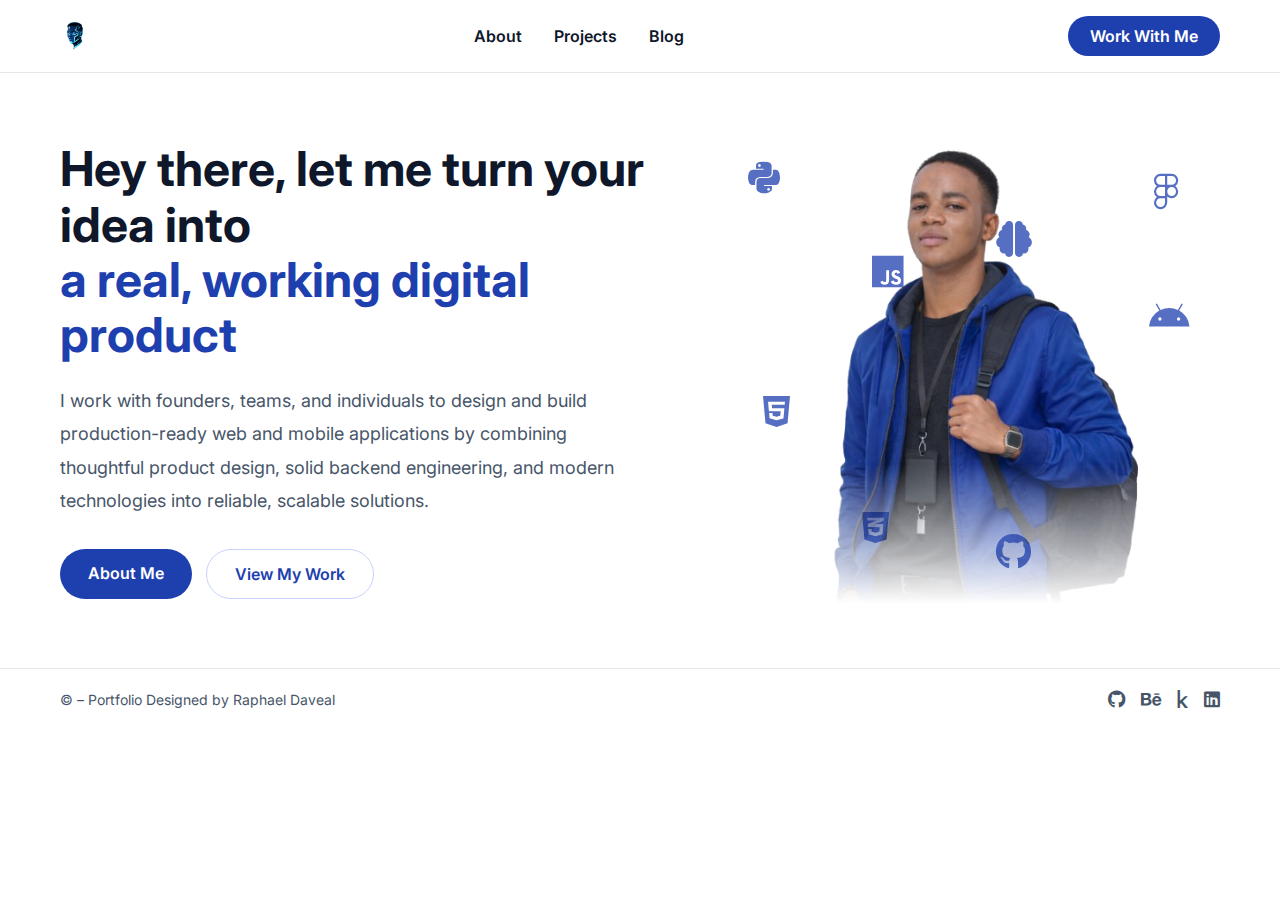
<file: index.html>
<!DOCTYPE html>
<html lang="en">
<head>
    <meta charset="UTF-8">
    <meta name="viewport" content="width=device-width, initial-scale=1.0">
    <title>Raphael Daveal – Product Designer & Full Stack Developer</title>

    <link rel="icon" type="image/png" href="images/logo.png">
    <link rel="apple-touch-icon" href="images/logo.png">

    <link rel="preconnect" href="https://fonts.googleapis.com">
    <link rel="preconnect" href="https://fonts.gstatic.com" crossorigin>
    <link href="https://fonts.googleapis.com/css2?family=Inter:wght@400;500;600;700;800;900&display=swap" rel="stylesheet">

    <link rel="stylesheet" href="https://cdnjs.cloudflare.com/ajax/libs/font-awesome/6.5.1/css/all.min.css">
    <link rel="stylesheet" href="style.css">
    <script src="script.js" defer></script>
</head>
<body>

<header class="header">
    <div class="container header-inner">

        <div class="header-left">
            <img src="images/logo.png" alt="Logo" class="logo">
        </div>

        <nav class="desktop-nav">
            <a href="about.html">About</a>
            <a href="projects.html">Projects</a>
            <a href="https://sites.google.com/view/daveralphy/introduction-bio" target="_blank">Blog</a>
        </nav>

        <div class="header-right">
            <a href="services.html" class="header-cta">Work With Me</a>

            <button class="hamburger" id="hamburger" aria-expanded="false">
                <span></span>
                <span></span>
                <span></span>
            </button>
        </div>

    </div>

    <div class="menu-overlay" id="menuOverlay"></div>

    <nav class="mobile-menu" id="mobileMenu">
        <a href="about.html">About</a>
        <a href="projects.html">Projects</a>
        <a href="https://sites.google.com/view/daveralphy/introduction-bio" target="_blank">Blog</a>
    </nav>
</header>

<main>
<section class="hero">
    <div class="container hero-grid">

        <div class="hero-text">
            <h1>
                Hey there, let me turn your idea into<br>
                <span>a real, working digital product</span>
            </h1>

            <p>
                I work with founders, teams, and individuals to design and build
                production-ready web and mobile applications by combining
                thoughtful product design, solid backend engineering, and
                modern technologies into reliable, scalable solutions.
            </p>

            <div class="hero-buttons">
                <a href="about.html" class="btn primary">About Me</a>
                <a href="projects.html" class="btn secondary">View My Work</a>
            </div>
        </div>

        <div class="hero-visual">
            <div class="tech-icons">
                <i class="fab fa-python"></i>
                <i class="fab fa-js"></i>
                <i class="fab fa-html5"></i>
                <i class="fab fa-css3-alt"></i>
                <i class="fab fa-figma"></i>
                <i class="fab fa-android"></i>
                <i class="fab fa-flutter"></i>
                <i class="fab fa-github"></i>
                <i class="fas fa-palette"></i>
                <i class="fas fa-brain"></i>
            </div>

            <div class="image-wrap">
                <img src="images/daveal.png" alt="Raphael Daveal">
            </div>
        </div>

    </div>
</section>
</main>

<footer class="footer">
    <div class="container footer-inner">
        <div class="footer-copy">
            © <span id="year"></span> – Portfolio Designed by Raphael Daveal
        </div>

        <div class="footer-socials">
            <a href="https://github.com/Daveralphy" target="_blank"><i class="fab fa-github"></i></a>
            <a href="https://www.behance.net/davealraphael" target="_blank"><i class="fab fa-behance"></i></a>
            <a href="https://www.kaggle.com/daveralphy" target="_blank"><i class="fab fa-kaggle"></i></a>
            <a href="https://www.linkedin.com/in/daveralphy" target="_blank"><i class="fab fa-linkedin"></i></a>
        </div>
    </div>
</footer>

</body>
</html>
</file>
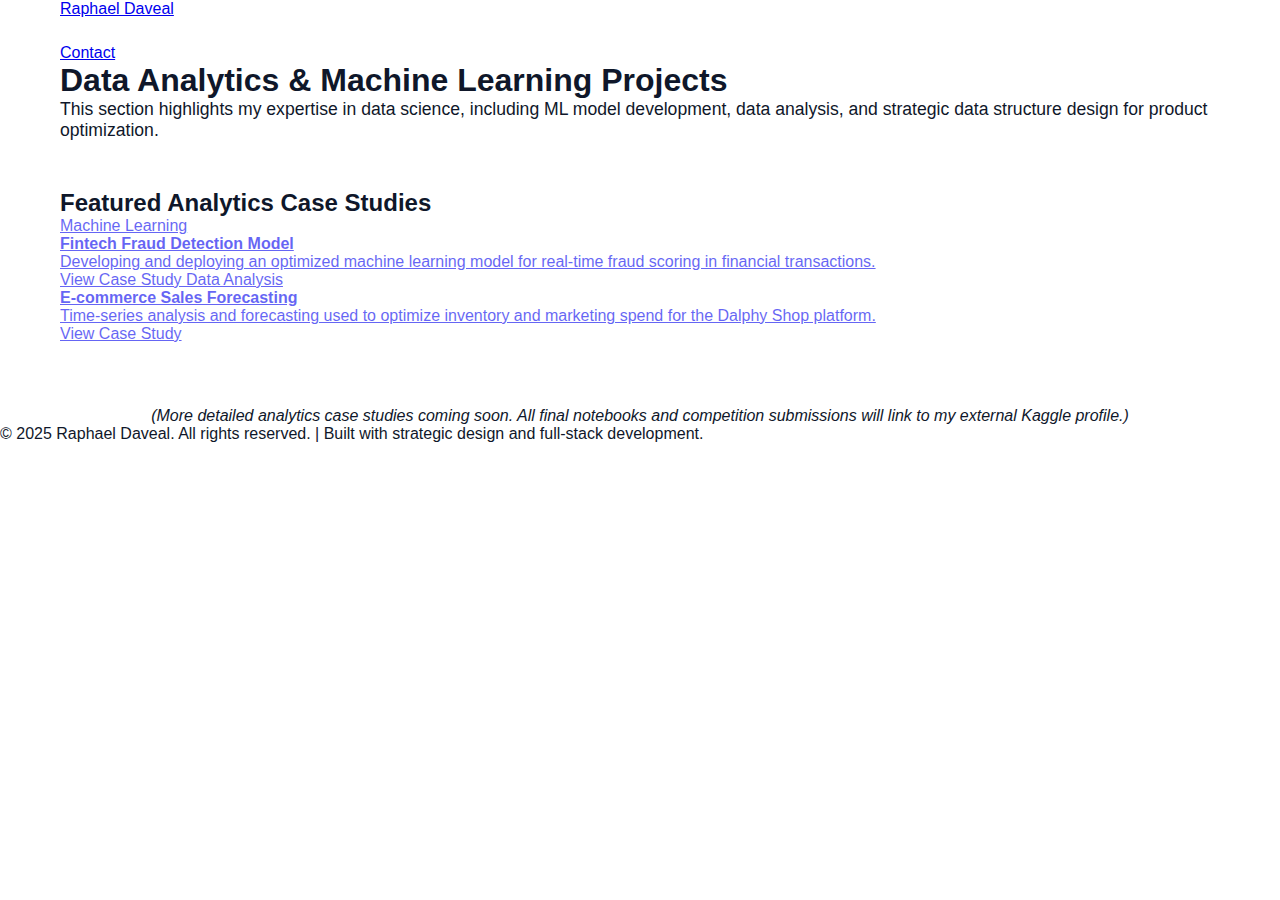
<file: analytics/index.html>
<!DOCTYPE html>
<html lang="en">
<head>
    <meta charset="UTF-8">
    <meta name="viewport" content="width=device-width, initial-scale=1.0">
    <title>Data Analytics & ML Projects - Raphael Daveal</title>
    <link rel="stylesheet" href="https://cdnjs.cloudflare.com/ajax/libs/font-awesome/6.5.1/css/all.min.css" integrity="sha512-DTOQO9RWCH3ppGqcWaEA1BIZOC6xxalwEsw9c2QQeAIftl+Vegovlnee1c9QX4TctnWMn13TZye+giMm8e2LwA==" crossorigin="anonymous" referrerpolicy="no-referrer" />
    <link rel="stylesheet" href="../style.css"> 
    <link rel="icon" type="image/jpeg" href="../images/dp.jpg">
</head>
<body>
    
    <header class="main-nav">
        <div class="container">
            <div class="logo"><a href="../index.html">Raphael Daveal</a></div>
            <a href="mailto:raphaeldaveal@gmail.com" class="contact-cta">Contact</a>
        </div>
    </header>

    <main class="container">
        <h1 class="case-study-title"><i class="fas fa-chart-bar"></i> Data Analytics & Machine Learning Projects</h1>

        <p style="margin-bottom: 3rem; font-size: 1.1rem;">This section highlights my expertise in data science, including ML model development, data analysis, and strategic data structure design for product optimization.</p>

        <section id="analytics-grid">
            <h2>Featured Analytics Case Studies</h2>
            <div class="product-grid">
                
                <a href="#" class="product-card" style="opacity: 0.6;">
                    <span class="tag">Machine Learning</span>
                    <h4>Fintech Fraud Detection Model</h4>
                    <p>Developing and deploying an optimized machine learning model for real-time fraud scoring in financial transactions.</p>
                    <span class="cta">View Case Study <i class="fas fa-arrow-right"></i></span>
                </a>

                <a href="#" class="product-card" style="opacity: 0.6;">
                    <span class="tag">Data Analysis</span>
                    <h4>E-commerce Sales Forecasting</h4>
                    <p>Time-series analysis and forecasting used to optimize inventory and marketing spend for the Dalphy Shop platform.</p>
                    <span class="cta">View Case Study <i class="fas fa-arrow-right"></i></span>
                </a>

            </div>
            
            <p style="font-style: italic; margin-top: 4rem; text-align: center;">(More detailed analytics case studies coming soon. All final notebooks and competition submissions will link to my external Kaggle profile.)</p>
        </section>
    </main>

    <footer>
        <div class="social-links">
            <a href="https://www.behance.net/davealraphael" target="_blank" rel="noopener noreferrer" title="Bēhance"><i class="fab fa-behance"></i></a>
            <a href="https://github.com/Daveralphy" target="_blank" rel="noopener noreferrer" title="GitHub"><i class="fab fa-github"></i></a>
            <a href="https://www.kaggle.com/daveralphy" target="_blank" rel="noopener noreferrer" title="Kaggle"><i class="fab fa-kaggle"></i></a>
        </div>
        <p>&copy; 2025 Raphael Daveal. All rights reserved. | Built with strategic design and full-stack development.</p>
    </footer>

</body>
</html>
</file>
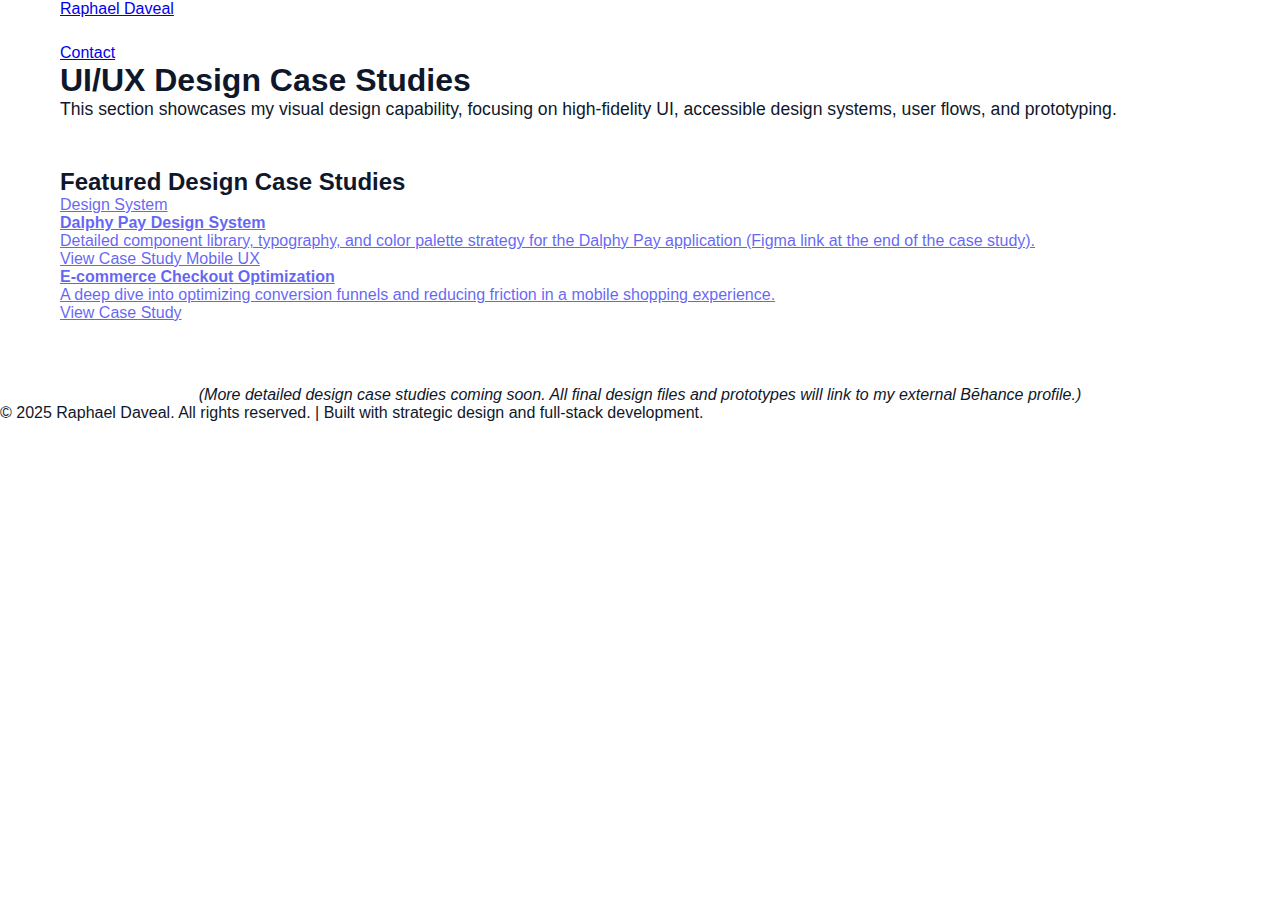
<file: designs/index.html>
<!DOCTYPE html>
<html lang="en">
<head>
    <meta charset="UTF-8">
    <meta name="viewport" content="width=device-width, initial-scale=1.0">
    <title>UI/UX Designs - Raphael Daveal</title>
    <link rel="stylesheet" href="https://cdnjs.cloudflare.com/ajax/libs/font-awesome/6.5.1/css/all.min.css" integrity="sha512-DTOQO9RWCH3ppGqcWaEA1BIZOC6xxalwEsw9c2QQeAIftl+Vegovlnee1c9QX4TctnWMn13TZye+giMm8e2LwA==" crossorigin="anonymous" referrerpolicy="no-referrer" />
    <link rel="stylesheet" href="../style.css"> 
    <link rel="icon" type="image/jpeg" href="../images/dp.jpg">
</head>
<body>
    
    <header class="main-nav">
        <div class="container">
            <div class="logo"><a href="../index.html">Raphael Daveal</a></div>
            <a href="mailto:raphaeldaveal@gmail.com" class="contact-cta">Contact</a>
        </div>
    </header>

    <main class="container">
        <h1 class="case-study-title"><i class="fas fa-paint-brush"></i> UI/UX Design Case Studies</h1>

        <p style="margin-bottom: 3rem; font-size: 1.1rem;">This section showcases my visual design capability, focusing on high-fidelity UI, accessible design systems, user flows, and prototyping.</p>

        <section id="design-grid">
            <h2>Featured Design Case Studies</h2>
            <div class="product-grid">
                
                <a href="#" class="product-card" style="opacity: 0.6;">
                    <span class="tag">Design System</span>
                    <h4>Dalphy Pay Design System</h4>
                    <p>Detailed component library, typography, and color palette strategy for the Dalphy Pay application (Figma link at the end of the case study).</p>
                    <span class="cta">View Case Study <i class="fas fa-arrow-right"></i></span>
                </a>

                <a href="#" class="product-card" style="opacity: 0.6;">
                    <span class="tag">Mobile UX</span>
                    <h4>E-commerce Checkout Optimization</h4>
                    <p>A deep dive into optimizing conversion funnels and reducing friction in a mobile shopping experience.</p>
                    <span class="cta">View Case Study <i class="fas fa-arrow-right"></i></span>
                </a>

            </div>
            
            <p style="font-style: italic; margin-top: 4rem; text-align: center;">(More detailed design case studies coming soon. All final design files and prototypes will link to my external Bēhance profile.)</p>
        </section>
    </main>

    <footer>
        <div class="social-links">
            <a href="https://www.behance.net/davealraphael" target="_blank" rel="noopener noreferrer" title="Bēhance"><i class="fab fa-behance"></i></a>
            <a href="https://github.com/Daveralphy" target="_blank" rel="noopener noreferrer" title="GitHub"><i class="fab fa-github"></i></a>
            <a href="https://www.kaggle.com/daveralphy" target="_blank" rel="noopener noreferrer" title="Kaggle"><i class="fab fa-kaggle"></i></a>
        </div>
        <p>&copy; 2025 Raphael Daveal. All rights reserved. | Built with strategic design and full-stack development.</p>
    </footer>

</body>
</html>
</file>
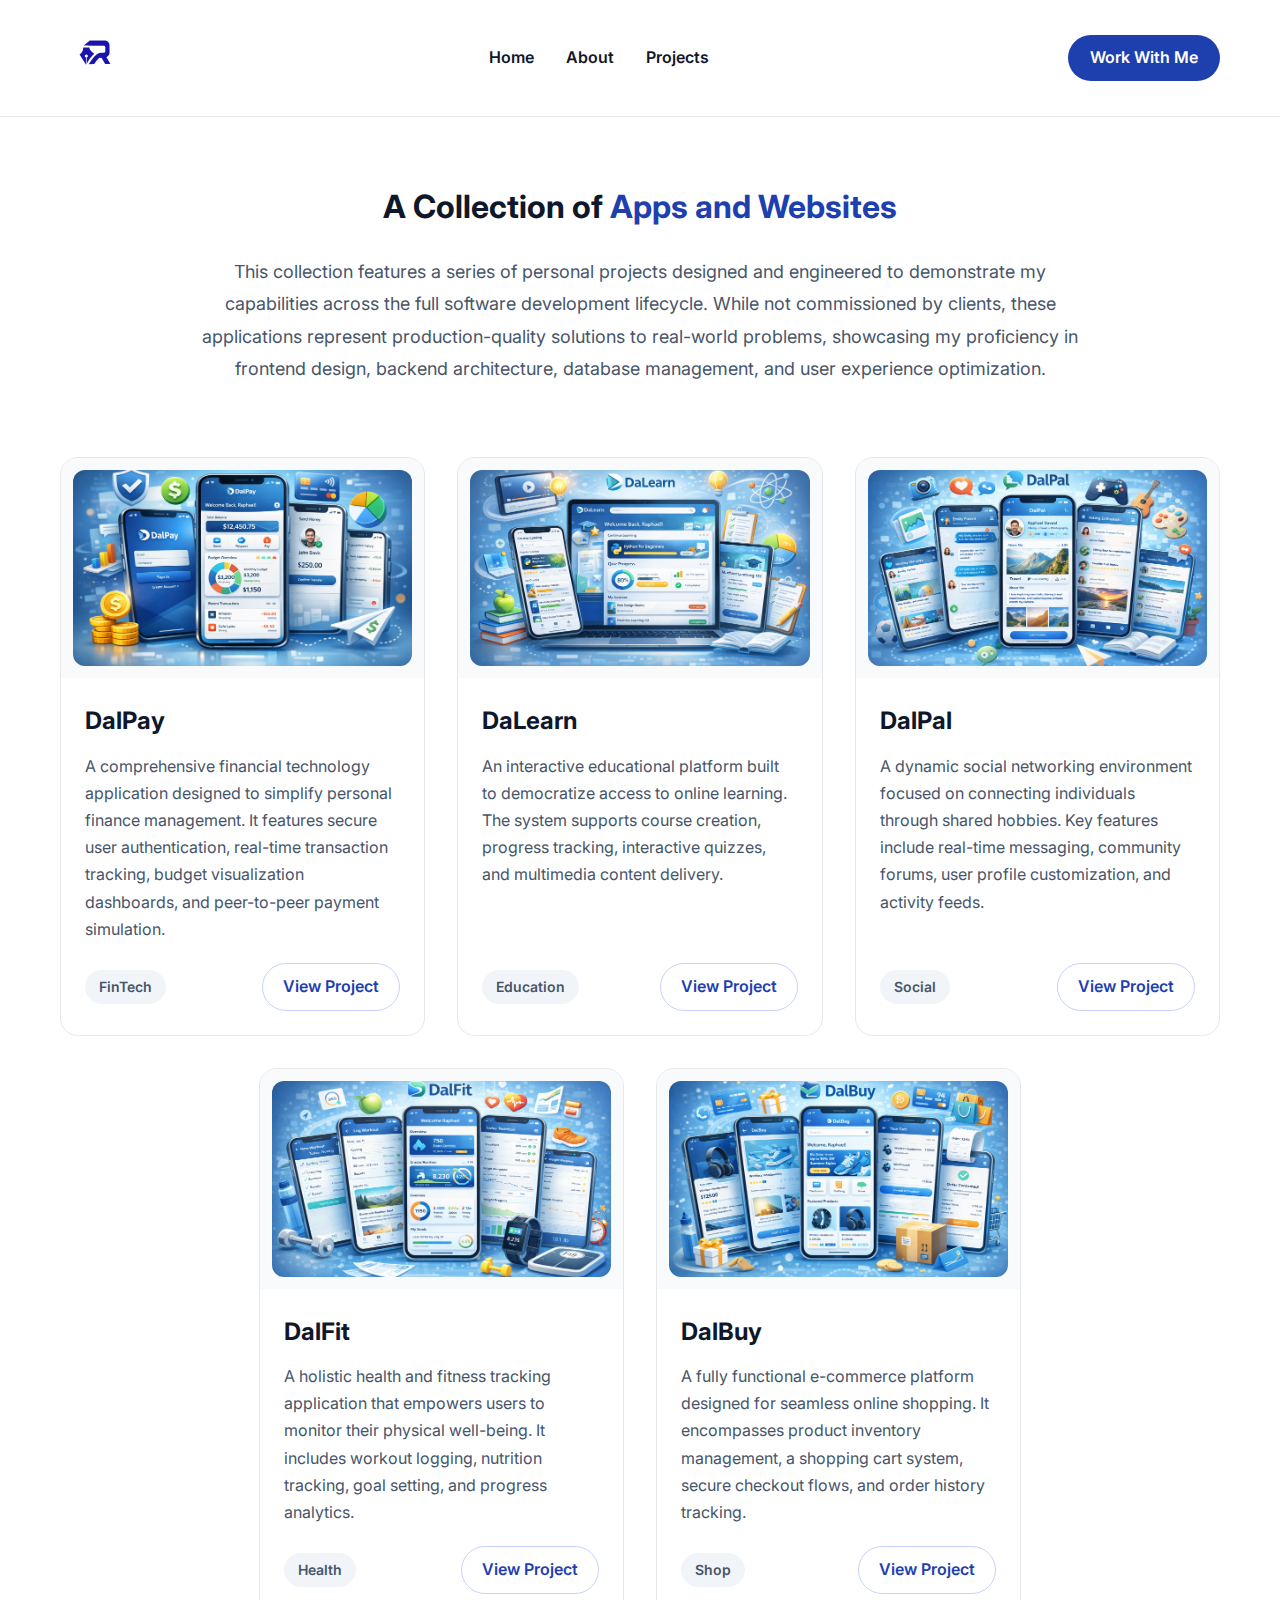
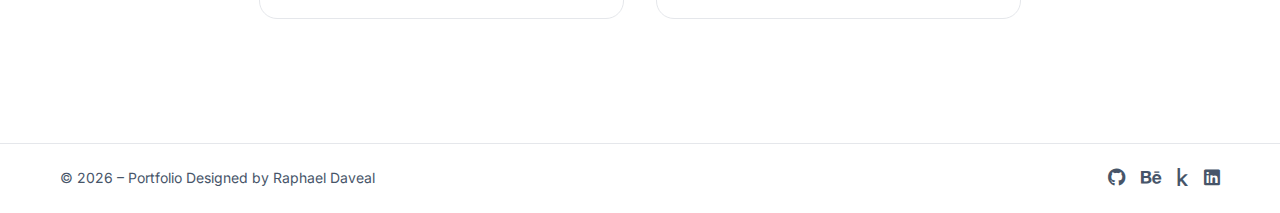
<file: projects/index.html>
<!DOCTYPE html>
<html lang="en">
<head>
    <meta charset="UTF-8">
    <meta name="viewport" content="width=device-width, initial-scale=1.0">
    <title>Apps and Websites - Raphael Daveal</title>

    <link rel="preconnect" href="https://fonts.googleapis.com">
    <link rel="preconnect" href="https://fonts.gstatic.com" crossorigin>
    <link href="https://fonts.googleapis.com/css2?family=Inter:wght@400;500;600;700;800;900&display=swap" rel="stylesheet">
    <link rel="stylesheet" href="https://cdnjs.cloudflare.com/ajax/libs/font-awesome/6.5.1/css/all.min.css">

    <link rel="stylesheet" href="style/style.css">
    <script src="script/script.js" defer></script>
</head>
<body>

<header class="header">
    <div class="container header-inner">
        <div class="header-left">
            <img src="../images/logo.svg" alt="Logo" class="logo">
        </div>

        <nav class="desktop-nav">
            <a href="../index.html">Home</a>
            <a href="../about.html">About</a>
            <a href="../projects.html">Projects</a>
        </nav>

        <div class="header-right">
            <a href="../services.html" class="header-cta">Work With Me</a>
            
            <button class="hamburger" id="hamburger" aria-expanded="false">
                <span></span>
                <span></span>
                <span></span>
            </button>
        </div>
    </div>

    <div class="menu-overlay" id="menuOverlay"></div>

    <nav class="mobile-menu" id="mobileMenu">
        <a href="../index.html">Home</a>
        <a href="../about.html">About</a>
        <a href="../projects.html">Projects</a>
    </nav>
</header>

<main>
    <section class="hero">
        <div class="container">
            <div class="projects-intro">
                <h1>A Collection of <span>Apps and Websites</span></h1>
                <p>
                    This collection features a series of personal projects designed and engineered to demonstrate my capabilities across the full software development lifecycle. 
                    While not commissioned by clients, these applications represent production-quality solutions to real-world problems, 
                    showcasing my proficiency in frontend design, backend architecture, database management, and user experience optimization.
                </p>
            </div>

            <div class="projects-grid">
                <div class="project-card">
                    <div class="project-image">
                        <img src="images/dalpay.png" alt="DalPay">
                    </div>
                    <div class="project-content">
                        <h3>DalPay</h3>
                        <p>A comprehensive financial technology application designed to simplify personal finance management. It features secure user authentication, real-time transaction tracking, budget visualization dashboards, and peer-to-peer payment simulation.</p>
                        <div class="project-footer">
                            <span class="project-tag">FinTech</span>
                            <a href="dalpay.html" class="project-btn">View Project</a>
                        </div>
                    </div>
                </div>

                <div class="project-card">
                    <div class="project-image">
                        <img src="images/dalearn.png" alt="DaLearn">
                    </div>
                    <div class="project-content">
                        <h3>DaLearn</h3>
                        <p>An interactive educational platform built to democratize access to online learning. The system supports course creation, progress tracking, interactive quizzes, and multimedia content delivery.</p>
                        <div class="project-footer">
                            <span class="project-tag">Education</span>
                            <a href="dalearn.html" class="project-btn">View Project</a>
                        </div>
                    </div>
                </div>

                <div class="project-card">
                    <div class="project-image">
                        <img src="images/dalpal.png" alt="DalPal">
                    </div>
                    <div class="project-content">
                        <h3>DalPal</h3>
                        <p>A dynamic social networking environment focused on connecting individuals through shared hobbies. Key features include real-time messaging, community forums, user profile customization, and activity feeds.</p>
                        <div class="project-footer">
                            <span class="project-tag">Social</span>
                            <a href="dalpal.html" class="project-btn">View Project</a>
                        </div>
                    </div>
                </div>

                <div class="project-card">
                    <div class="project-image">
                        <img src="images/dalfit.png" alt="DalFit">
                    </div>
                    <div class="project-content">
                        <h3>DalFit</h3>
                        <p>A holistic health and fitness tracking application that empowers users to monitor their physical well-being. It includes workout logging, nutrition tracking, goal setting, and progress analytics.</p>
                        <div class="project-footer">
                            <span class="project-tag">Health</span>
                            <a href="dalfit.html" class="project-btn">View Project</a>
                        </div>
                    </div>
                </div>

                <div class="project-card">
                    <div class="project-image">
                        <img src="images/dalbuy.png" alt="DalBuy">
                    </div>
                    <div class="project-content">
                        <h3>DalBuy</h3>
                        <p>A fully functional e-commerce platform designed for seamless online shopping. It encompasses product inventory management, a shopping cart system, secure checkout flows, and order history tracking.</p>
                        <div class="project-footer">
                            <span class="project-tag">Shop</span>
                            <a href="dalbuy.html" class="project-btn">View Project</a>
                        </div>
                    </div>
                </div>
            </div>
        </section>
    </main>

<footer class="footer">
    <div class="container footer-inner">
        <div class="footer-copy">
            © <span id="year"></span> – Portfolio Designed by Raphael Daveal
        </div>

        <div class="footer-socials">
            <a href="https://github.com/Daveralphy" target="_blank"><i class="fab fa-github"></i></a>
            <a href="https://www.behance.net/davealraphael" target="_blank"><i class="fab fa-behance"></i></a>
            <a href="https://www.kaggle.com/daveralphy" target="_blank"><i class="fab fa-kaggle"></i></a>
            <a href="https://www.linkedin.com/in/daveralphy" target="_blank"><i class="fab fa-linkedin"></i></a>
        </div>
    </div>
</footer>

</body>
</html>
</file>
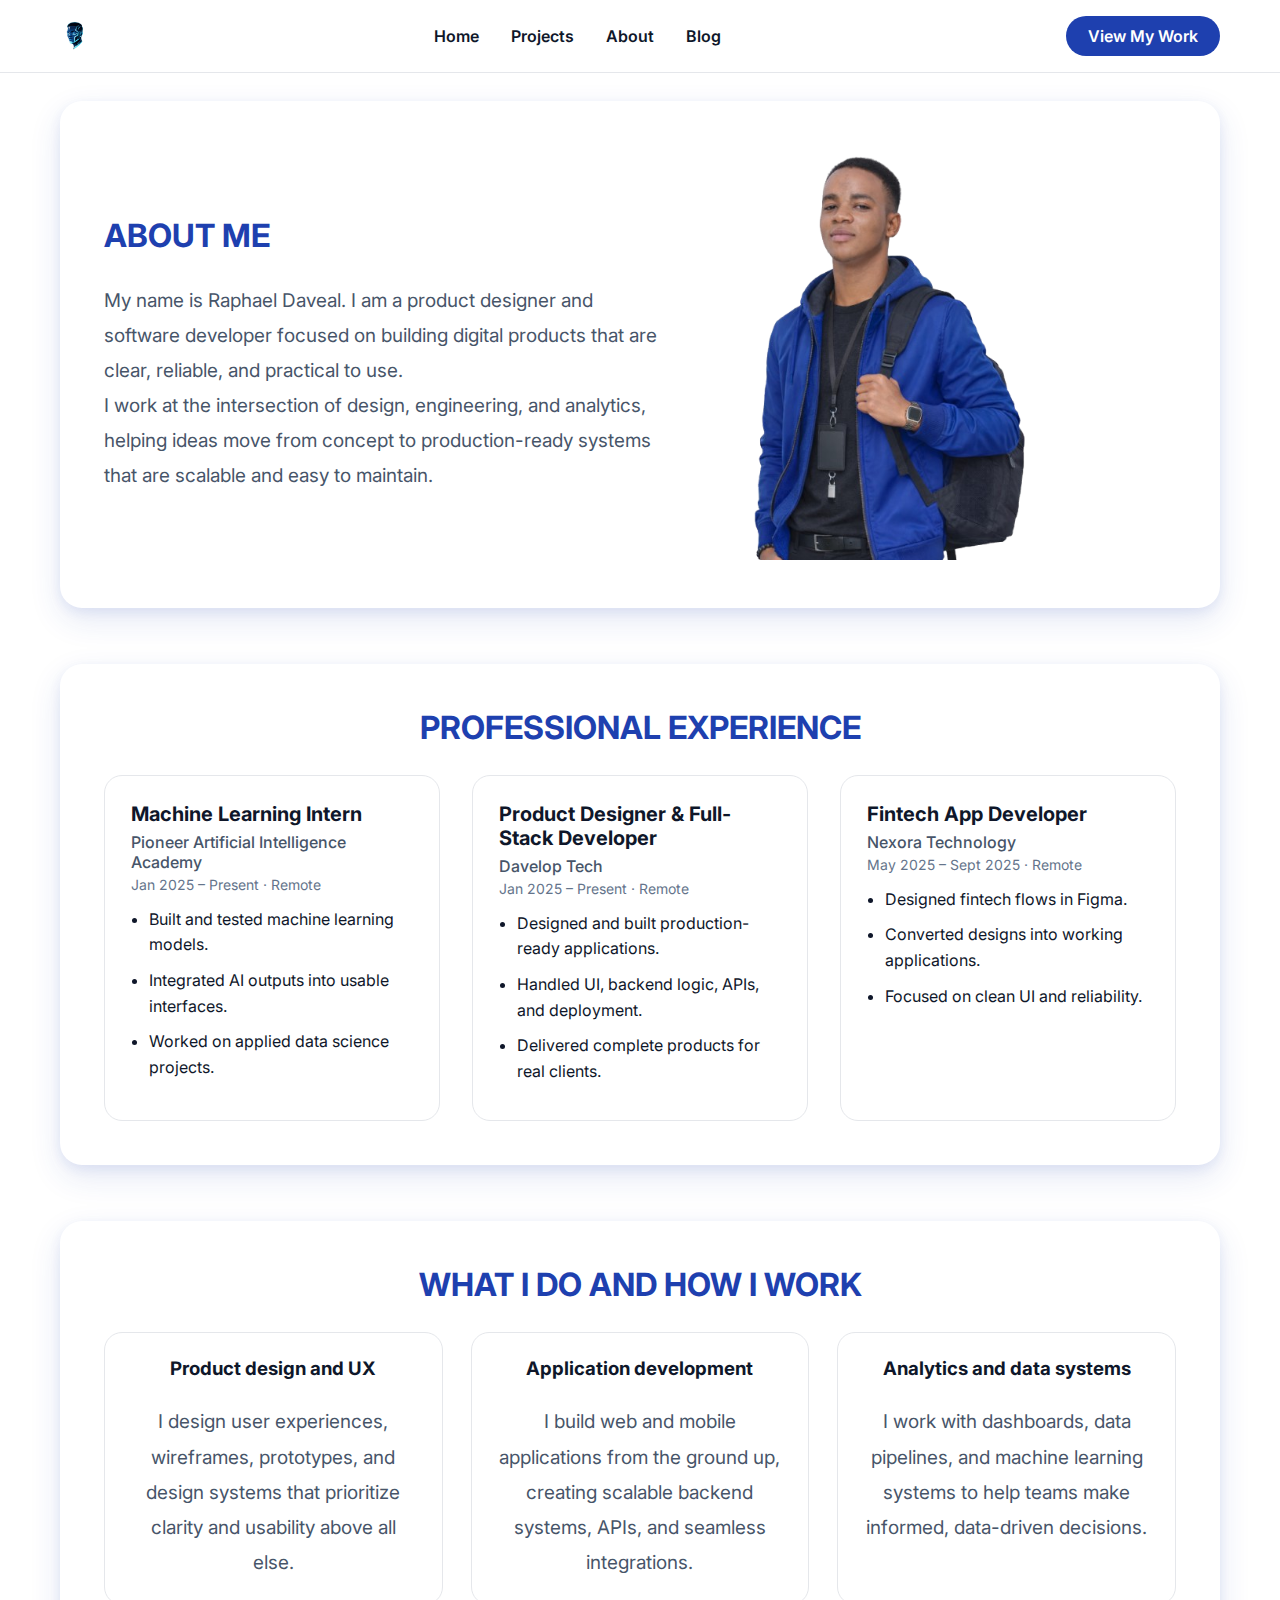
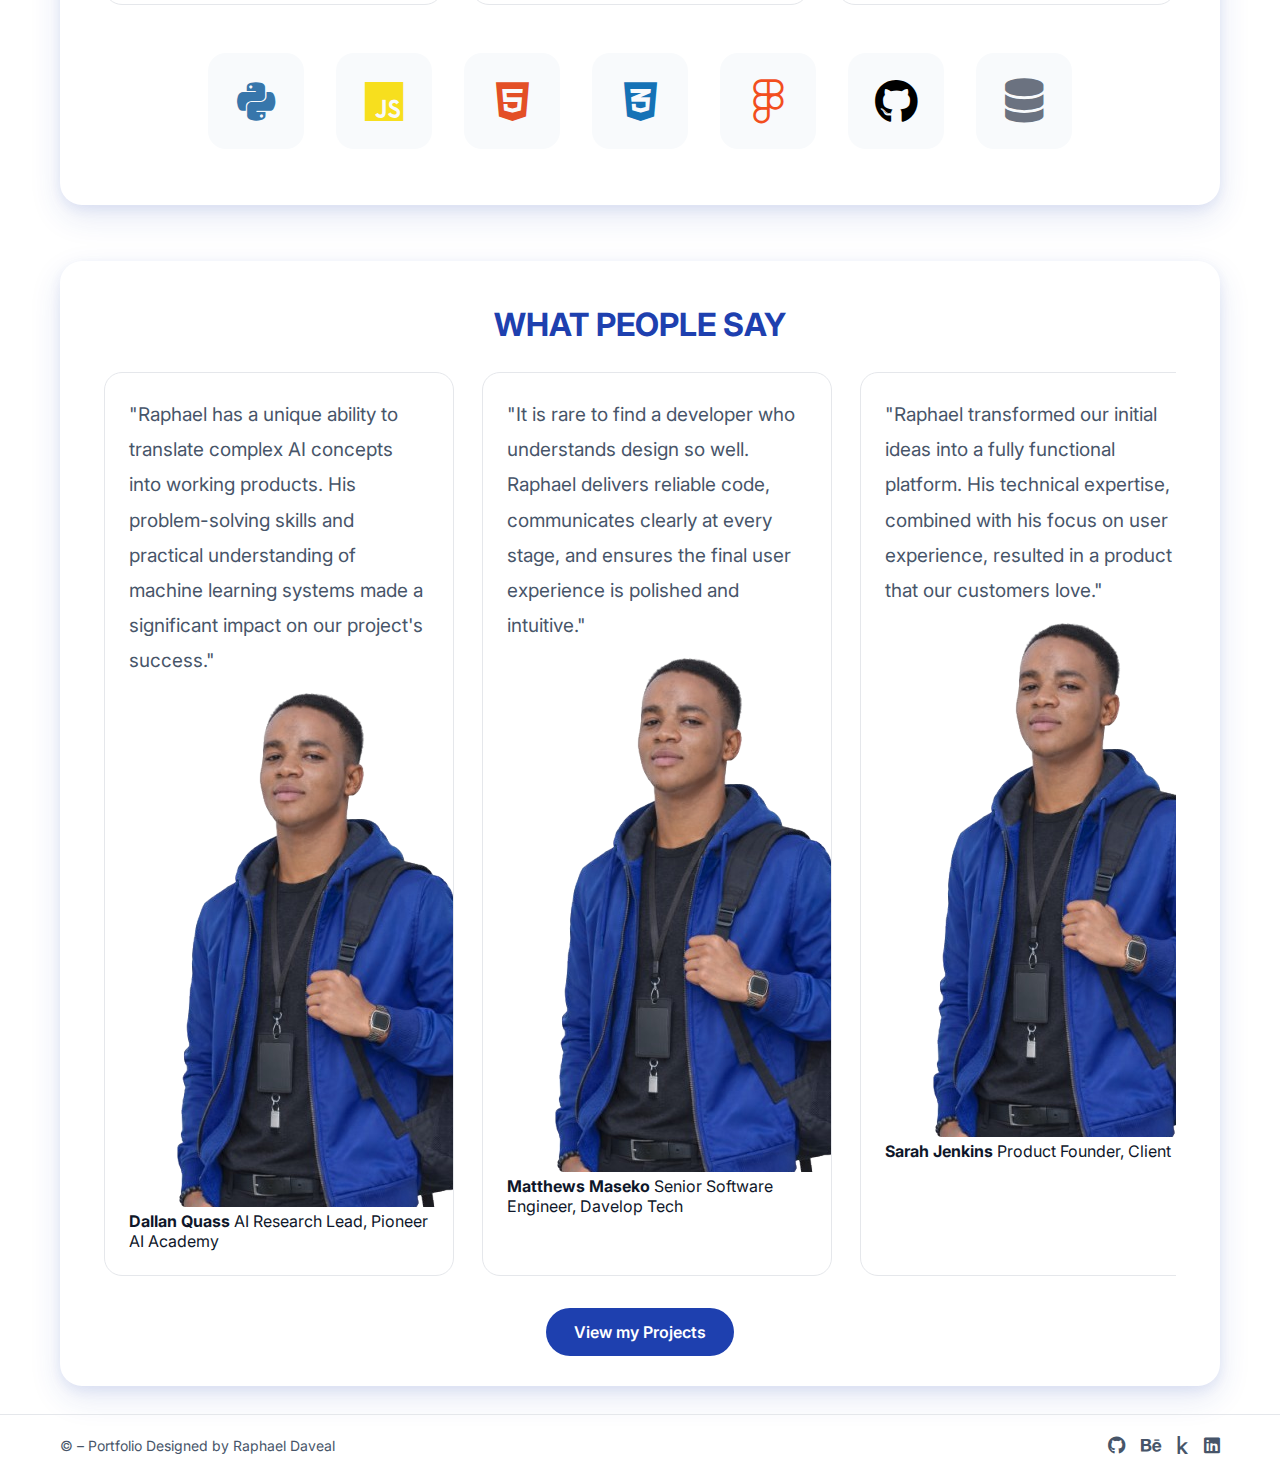
<file: about.html>
<!DOCTYPE html>
<html lang="en">
<head>
    <meta charset="UTF-8">
    <meta name="viewport" content="width=device-width, initial-scale=1.0">
    <title>About – Raphael Daveal</title>

    <link rel="icon" type="image/png" href="images/logo.png">
    <link rel="apple-touch-icon" href="images/logo.png">

    <link rel="preconnect" href="https://fonts.googleapis.com">
    <link rel="preconnect" href="https://fonts.gstatic.com" crossorigin>
    <link href="https://fonts.googleapis.com/css2?family=Inter:wght@400;500;600;700;800;900&display=swap" rel="stylesheet">

    <link rel="stylesheet" href="https://cdnjs.cloudflare.com/ajax/libs/font-awesome/6.5.1/css/all.min.css">

    <link rel="stylesheet" href="style.css">
    <link rel="stylesheet" href="style/about.css">
</head>

<body class="about-page">

<header class="header">
    <div class="container header-inner">
        <div class="header-left">
            <img src="images/logo.png" alt="Logo" class="logo">
        </div>

        <nav class="desktop-nav">
            <a href="index.html">Home</a>
            <a href="projects.html">Projects</a>
            <a href="about.html">About</a>
            <a href="">Blog</a>
        </nav>

        <div class="header-right">
            <a href="projects.html" class="header-cta">View My Work</a>
            <button class="hamburger" id="hamburger" aria-label="Menu" aria-expanded="false">
                <span></span>
                <span></span>
                <span></span>
            </button>
        </div>
    </div>

    <div class="mobile-menu" id="mobileMenu">
        <a href="index.html">Home</a>
        <a href="projects.html">Projects</a>
        <a href="about.html">About</a>
        <a href="">Blog</a>
    </div>
    <div class="menu-overlay" id="menuOverlay"></div>
</header>

<main>

<section class="about-section">
    <div class="container">
        <div class="about-box split-grid">
            <div class="split-text">
                <h1>ABOUT ME</h1>
                <p>
                    My name is Raphael Daveal. I am a product designer and software
                    developer focused on building digital products that are clear,
                    reliable, and practical to use.
                </p>
                <p>
                    I work at the intersection of design, engineering, and analytics,
                    helping ideas move from concept to production-ready systems that
                    are scalable and easy to maintain.
                </p>
            </div>

            <div class="split-image">
                <img src="images/daveal.png" alt="Raphael Daveal">
            </div>
        </div>
    </div>
</section>

<section class="about-section">
    <div class="container">
        <div class="about-box desktop-center">
            <h1 class="experience-title">PROFESSIONAL EXPERIENCE</h1>

            <div class="experience-grid">
                <div class="experience-card project-card">
                    <h3 class="role">Machine Learning Intern</h3>
                    <div class="company">Pioneer Artificial Intelligence Academy</div>
                    <div class="meta">Jan 2025 – Present · Remote</div>
                    <ul>
                        <li>Built and tested machine learning models.</li>
                        <li>Integrated AI outputs into usable interfaces.</li>
                        <li>Worked on applied data science projects.</li>
                    </ul>
                </div>

                <div class="experience-card project-card">
                    <h3 class="role">Product Designer & Full-Stack Developer</h3>
                    <div class="company">Davelop Tech</div>
                    <div class="meta">Jan 2025 – Present · Remote</div>
                    <ul>
                        <li>Designed and built production-ready applications.</li>
                        <li>Handled UI, backend logic, APIs, and deployment.</li>
                        <li>Delivered complete products for real clients.</li>
                    </ul>
                </div>

                <div class="experience-card project-card">
                    <h3 class="role">Fintech App Developer</h3>
                    <div class="company">Nexora Technology</div>
                    <div class="meta">May 2025 – Sept 2025 · Remote</div>
                    <ul>
                        <li>Designed fintech flows in Figma.</li>
                        <li>Converted designs into working applications.</li>
                        <li>Focused on clean UI and reliability.</li>
                    </ul>
                </div>
            </div>
        </div>
    </div>
</section>

<section class="about-section">
    <div class="container">
        <div class="about-box desktop-center">
            <h1>WHAT I DO AND HOW I WORK</h1>

            <div class="work-grid">
                <div class="work-card project-card">
                    <h3>Product design and UX</h3>
                    <p>
                        I design user experiences, wireframes, prototypes, and
                        design systems that prioritize clarity and usability above all else.
                    </p>
                </div>

                <div class="work-card project-card">
                    <h3>Application development</h3>
                    <p>
                        I build web and mobile applications from the ground up, creating scalable backend
                        systems, APIs, and seamless integrations.
                    </p>
                </div>

                <div class="work-card project-card">
                    <h3>Analytics and data systems</h3>
                    <p>
                        I work with dashboards, data pipelines, and machine learning
                        systems to help teams make informed, data-driven decisions.
                    </p>
                </div>
            </div>

            <div class="tools-wrapper">
                <div class="tools-row">
                    <div class="tool python"><i class="fab fa-python"></i></div>
                    <div class="tool js"><i class="fab fa-js"></i></div>
                    <div class="tool html"><i class="fab fa-html5"></i></div>
                    <div class="tool css"><i class="fab fa-css3-alt"></i></div>
                    <div class="tool figma"><i class="fab fa-figma"></i></div>
                    <div class="tool github"><i class="fab fa-github"></i></div>
                    <div class="tool db"><i class="fas fa-database"></i></div>
                </div>
            </div>
        </div>
    </div>
</section>

<section class="about-section">
    <div class="container">
        <div class="about-box desktop-center">
            <h1>WHAT PEOPLE SAY</h1>

            <div class="testimonial-grid">
                <div class="testimonial-card project-card">
                    <p>
                        "Raphael has a unique ability to translate complex AI concepts into working products. His problem-solving skills and practical understanding of machine learning systems made a significant impact on our project's success."
                    </p>
                    <div class="testimonial-person">
                        <img src="images/daveal.png" alt="Dallan Quass">
                        <div>
                            <strong>Dallan Quass</strong>
                            <span>AI Research Lead, Pioneer AI Academy</span>
                        </div>
                    </div>
                </div>

                <div class="testimonial-card project-card">
                    <p>
                        "It is rare to find a developer who understands design so well. Raphael delivers reliable code, communicates clearly at every stage, and ensures the final user experience is polished and intuitive."
                    </p>
                    <div class="testimonial-person">
                        <img src="images/daveal.png" alt="Matthews Maseko">
                        <div>
                            <strong>Matthews Maseko</strong>
                            <span>Senior Software Engineer, Davelop Tech</span>
                        </div>
                    </div>
                </div>

                <div class="testimonial-card project-card">
                    <p>"Raphael transformed our initial ideas into a fully functional platform. His technical expertise, combined with his focus on user experience, resulted in a product that our customers love."</p>
                    <div class="testimonial-person">
                        <img src="images/daveal.png" alt="Sarah Jenkins">
                        <div>
                            <strong>Sarah Jenkins</strong>
                            <span>Product Founder, Client</span>
                        </div>
                    </div>
                </div>

                <div class="testimonial-card project-card">
                    <p>"Raphael's attention to detail in our fintech application was outstanding. He ensured every transaction flow was secure and user-friendly."</p>
                    <div class="testimonial-person">
                        <img src="images/daveal.png" alt="James Carter">
                        <div>
                            <strong>James Carter</strong>
                            <span>Product Manager, Nexora Technology</span>
                        </div>
                    </div>
                </div>

                <div class="testimonial-card project-card">
                    <p>"Collaborating with Raphael on data models was a pleasure. He writes clean, efficient code that integrates perfectly with our analytics pipeline."</p>
                    <div class="testimonial-person">
                        <img src="images/daveal.png" alt="Emily Chen">
                        <div>
                            <strong>Emily Chen</strong>
                            <span>Data Scientist, Pioneer AI Academy</span>
                        </div>
                    </div>
                </div>
            </div>

            <a href="projects.html" class="btn primary">
                View my Projects
            </a>
        </div>
    </div>
</section>

</main>

<footer class="footer">
    <div class="container footer-inner">
        <div class="footer-copy">
            © <span id="year"></span> – Portfolio Designed by Raphael Daveal
        </div>

        <div class="footer-socials">
            <a href="https://github.com/Daveralphy" target="_blank"><i class="fab fa-github"></i></a>
            <a href="https://www.behance.net/davealraphael" target="_blank"><i class="fab fa-behance"></i></a>
            <a href="https://www.kaggle.com/daveralphy" target="_blank"><i class="fab fa-kaggle"></i></a>
            <a href="https://www.linkedin.com/in/daveralphy" target="_blank"><i class="fab fa-linkedin"></i></a>
        </div>
    </div>
</footer>

<script src="script.js"></script>

</body>
</html>
</file>
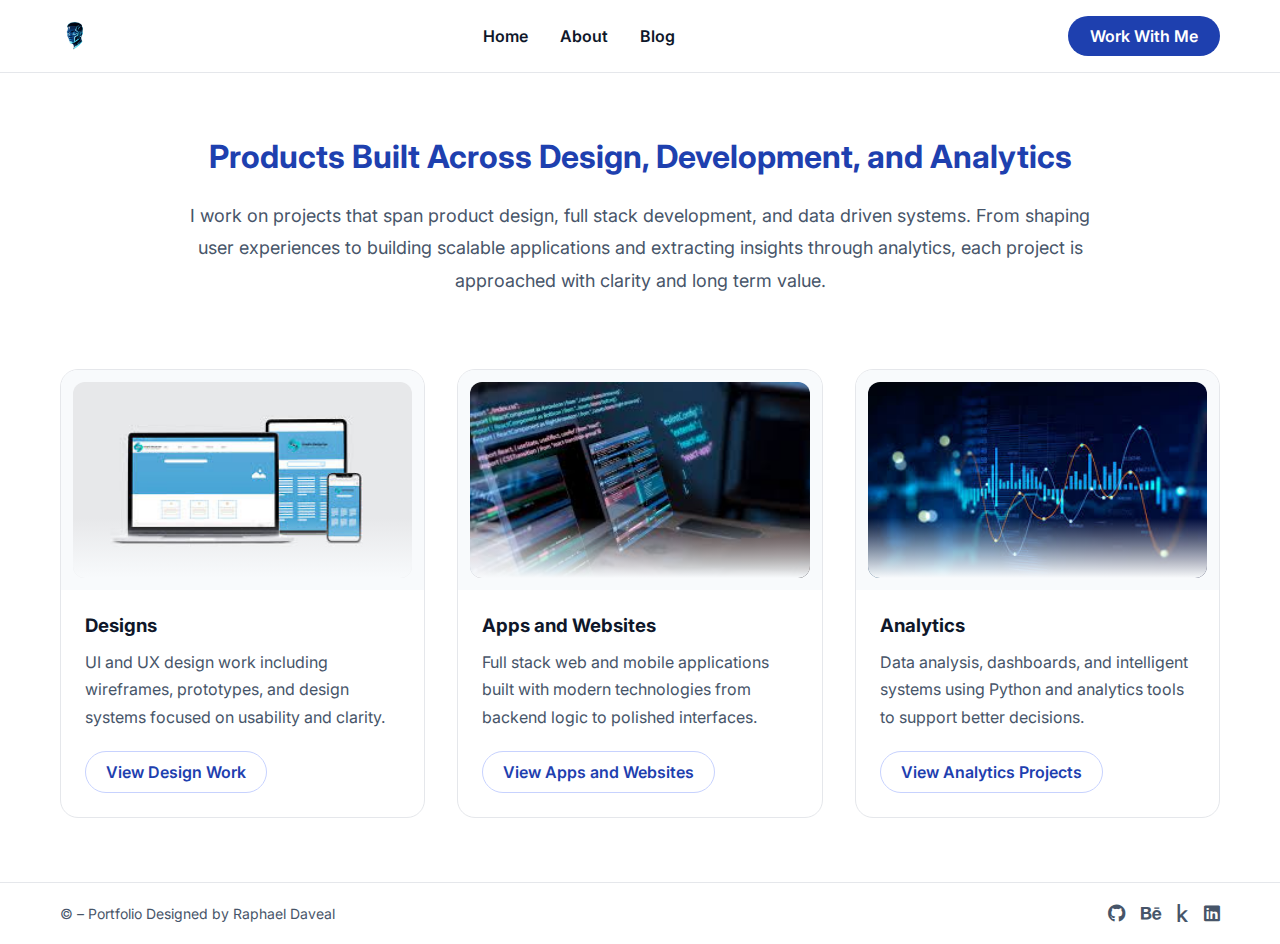
<file: projects.html>
<!DOCTYPE html>
<html lang="en">
<head>
    <meta charset="UTF-8">
    <meta name="viewport" content="width=device-width, initial-scale=1.0">
    <title>Projects – Raphael Daveal</title>

    <link rel="icon" type="image/png" href="images/logo.png">
    <link rel="apple-touch-icon" href="images/logo.png">

    <link rel="preconnect" href="https://fonts.googleapis.com">
    <link rel="preconnect" href="https://fonts.gstatic.com" crossorigin>
    <link href="https://fonts.googleapis.com/css2?family=Inter:wght@400;500;600;700;800;900&display=swap" rel="stylesheet">

    <link rel="stylesheet" href="https://cdnjs.cloudflare.com/ajax/libs/font-awesome/6.5.1/css/all.min.css">
    <link rel="stylesheet" href="style.css">
    <script src="script.js" defer></script>
</head>
<body>

<header class="header">
    <div class="container header-inner">

        <div class="header-left">
            <img src="images/logo.png" alt="Logo" class="logo">
        </div>

        <nav class="desktop-nav">
            <a href="index.html">Home</a>
            <a href="about.html">About</a>
            <a href="https://sites.google.com/view/daveralphy/introduction-bio" target="_blank">Blog</a>
        </nav>

        <div class="header-right">
            <a href="services.html" class="header-cta">Work With Me</a>

            <button class="hamburger" id="hamburger" aria-expanded="false">
                <span></span>
                <span></span>
                <span></span>
            </button>
        </div>

    </div>

    <div class="menu-overlay" id="menuOverlay"></div>

    <nav class="mobile-menu" id="mobileMenu">
        <a href="index.html">Home</a>
        <a href="about.html">About</a>
        <a href="https://sites.google.com/view/daveralphy/introduction-bio" target="_blank">Blog</a>
    </nav>
</header>

<main>
<section class="hero">
    <div class="container">

        <div class="projects-intro">
            <h1>Products Built Across <span>Design, Development, and Analytics</span></h1>
            <p>
                I work on projects that span product design, full stack
                development, and data driven systems. From shaping user
                experiences to building scalable applications and extracting
                insights through analytics, each project is approached with
                clarity and long term value.
            </p>
        </div>

        <div class="projects-grid">

            <div class="project-card">
                <div class="project-image">
                    <img src="images/webapp.jpg" alt="Design projects">
                </div>
                <div class="project-content">
                    <h3>Designs</h3>
                    <p>
                        UI and UX design work including wireframes, prototypes,
                        and design systems focused on usability and clarity.
                    </p>
                    <a href="https://www.behance.net/davealraphael" target="_blank" class="project-btn">View Design Work</a>
                </div>
            </div>

            <div class="project-card">
                <div class="project-image">
                    <img src="images/programming.jpg" alt="Apps and websites">
                </div>
                <div class="project-content">
                    <h3>Apps and Websites</h3>
                    <p>
                        Full stack web and mobile applications built with modern
                        technologies from backend logic to polished interfaces.
                    </p>
                    <a href="projects/index.html" class="project-btn">View Apps and Websites</a>
                </div>
            </div>

            <div class="project-card">
                <div class="project-image">
                    <img src="images/analytics.jpg" alt="Analytics projects">
                </div>
                <div class="project-content">
                    <h3>Analytics</h3>
                    <p>
                        Data analysis, dashboards, and intelligent systems using
                        Python and analytics tools to support better decisions.
                    </p>
                    <a href="https://www.kaggle.com/daveralphy" target="_blank" class="project-btn">View Analytics Projects</a>
                </div>
            </div>

        </div>

    </div>
</section>
</main>

<footer class="footer">
    <div class="container footer-inner">
        <div class="footer-copy">
            © <span id="year"></span> – Portfolio Designed by Raphael Daveal
        </div>

        <div class="footer-socials">
            <a href="https://github.com/Daveralphy" target="_blank"><i class="fab fa-github"></i></a>
            <a href="https://www.behance.net/davealraphael" target="_blank"><i class="fab fa-behance"></i></a>
            <a href="https://www.kaggle.com/daveralphy" target="_blank"><i class="fab fa-kaggle"></i></a>
            <a href="https://www.linkedin.com/in/daveralphy" target="_blank"><i class="fab fa-linkedin"></i></a>
        </div>
    </div>
</footer>

</body>
</html>
</file>
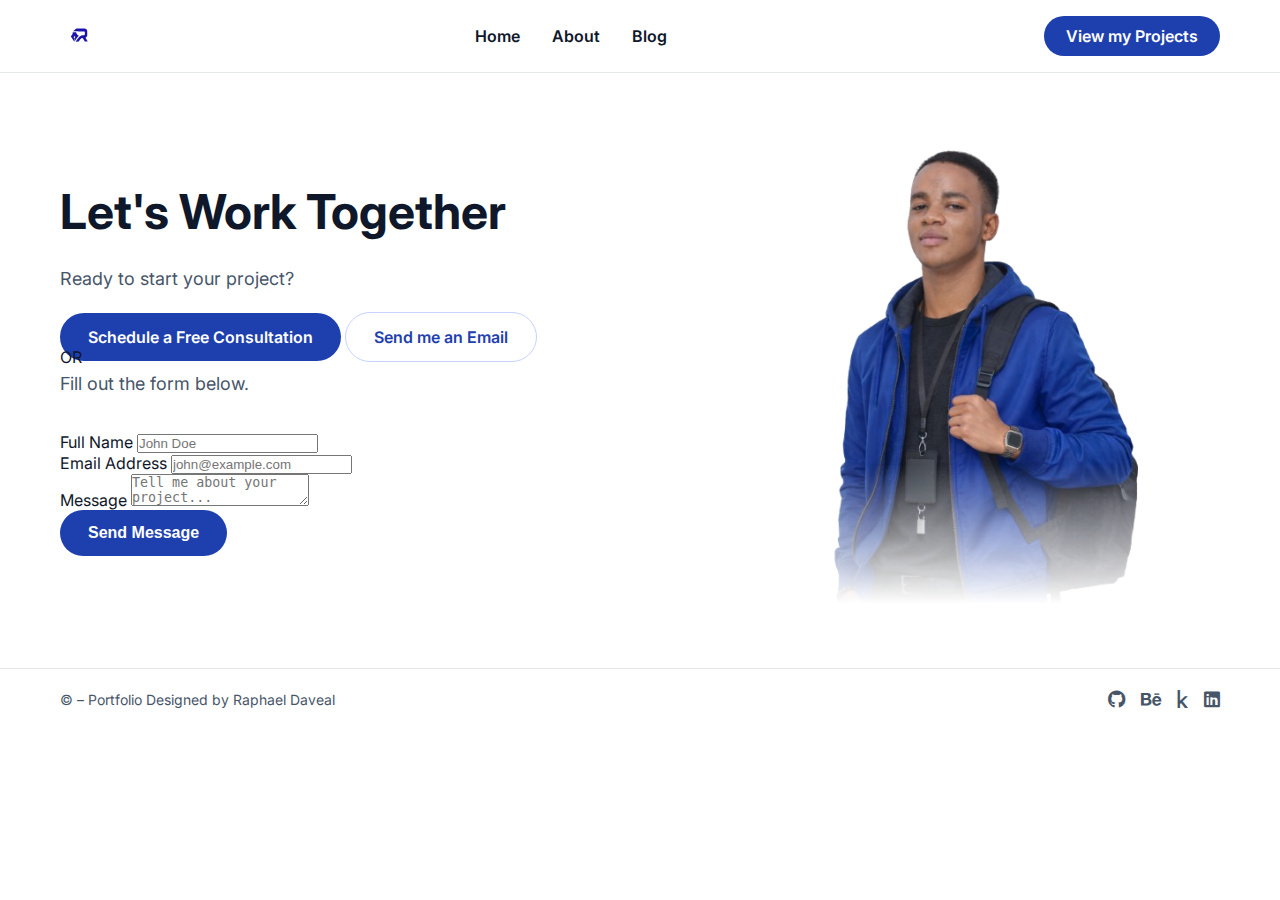
<file: services.html>
<!DOCTYPE html>
<html lang="en">
<head>
    <meta charset="UTF-8">
    <meta name="viewport" content="width=device-width, initial-scale=1.0">
    <title>Work With Me – Raphael Daveal</title>

    <link rel="icon" type="image/svg" href="images/logo.svg">
    <link rel="apple-touch-icon" href="images/logo.svg">

    <link rel="preconnect" href="https://fonts.googleapis.com">
    <link rel="preconnect" href="https://fonts.gstatic.com" crossorigin>
    <link href="https://fonts.googleapis.com/css2?family=Inter:wght@400;500;600;700;800;900&display=swap" rel="stylesheet">

    <link rel="stylesheet" href="https://cdnjs.cloudflare.com/ajax/libs/font-awesome/6.5.1/css/all.min.css">
    <link rel="stylesheet" href="style.css">
    <script src="script.js" defer></script>
</head>
<body class="services-page">

<header class="header">
    <div class="container header-inner">

        <div class="header-left">
            <img src="images/logo.svg" alt="Logo" class="logo">
        </div>

        <nav class="desktop-nav">
            <a href="index.html">Home</a>
            <a href="about.html">About</a>
            <a href="https://sites.google.com/view/daveralphy/introduction-bio" target="_blank">Blog</a>
        </nav>

        <div class="header-right">
            <a href="projects.html" class="header-cta">View my Projects</a>

            <button class="hamburger" id="hamburger" aria-expanded="false">
                <span></span>
                <span></span>
                <span></span>
            </button>
        </div>

    </div>

    <div class="menu-overlay" id="menuOverlay"></div>

    <nav class="mobile-menu" id="mobileMenu">
        <a href="index.html">Home</a>
        <a href="about.html">About</a>
        <a href="https://sites.google.com/view/daveralphy/introduction-bio" target="_blank">Blog</a>
    </nav>
</header>

<main>

<section class="hero">
    <div class="container hero-grid">

        <div class="hero-text">
            <h1>Let's Work Together</h1>
            <p>Ready to start your project?</p>

            <div class="contact-buttons-row">
                <a href="#" class="btn primary">Schedule a Free Consultation</a>
                <a href="mailto:hello@raphaeldaveal.com" class="btn secondary">Send me an Email</a>
            </div>

            <div class="or-divider">OR</div>

            <p>Fill out the form below.</p>

            <form class="contact-form">
                <div class="form-group">
                    <label for="fullname">Full Name</label>
                    <input type="text" id="fullname" name="fullname" placeholder="John Doe" required>
                </div>
                <div class="form-group">
                    <label for="email">Email Address</label>
                    <input type="email" id="email" name="email" placeholder="john@example.com" required>
                </div>
                <div class="form-group">
                    <label for="message">Message</label>
                    <textarea id="message" name="message" placeholder="Tell me about your project..." required></textarea>
                </div>
                <button type="submit" class="btn primary" style="border:none; cursor:pointer; font-size:16px;">Send Message</button>
            </form>
        </div>

        <div class="hero-visual">
            <div class="image-wrap">
                <img src="images/daveal.png" alt="Raphael Daveal">
            </div>
        </div>

    </div>
</section>

</main>

<footer class="footer">
    <div class="container footer-inner">
        <div class="footer-copy">
            © <span id="year"></span> – Portfolio Designed by Raphael Daveal
        </div>

        <div class="footer-socials">
            <a href="https://github.com/Daveralphy" target="_blank"><i class="fab fa-github"></i></a>
            <a href="https://www.behance.net/davealraphael" target="_blank"><i class="fab fa-behance"></i></a>
            <a href="https://www.kaggle.com/daveralphy" target="_blank"><i class="fab fa-kaggle"></i></a>
            <a href="https://www.linkedin.com/in/daveralphy" target="_blank"><i class="fab fa-linkedin"></i></a>
        </div>
    </div>
</footer>

</body>
</html>
</file>
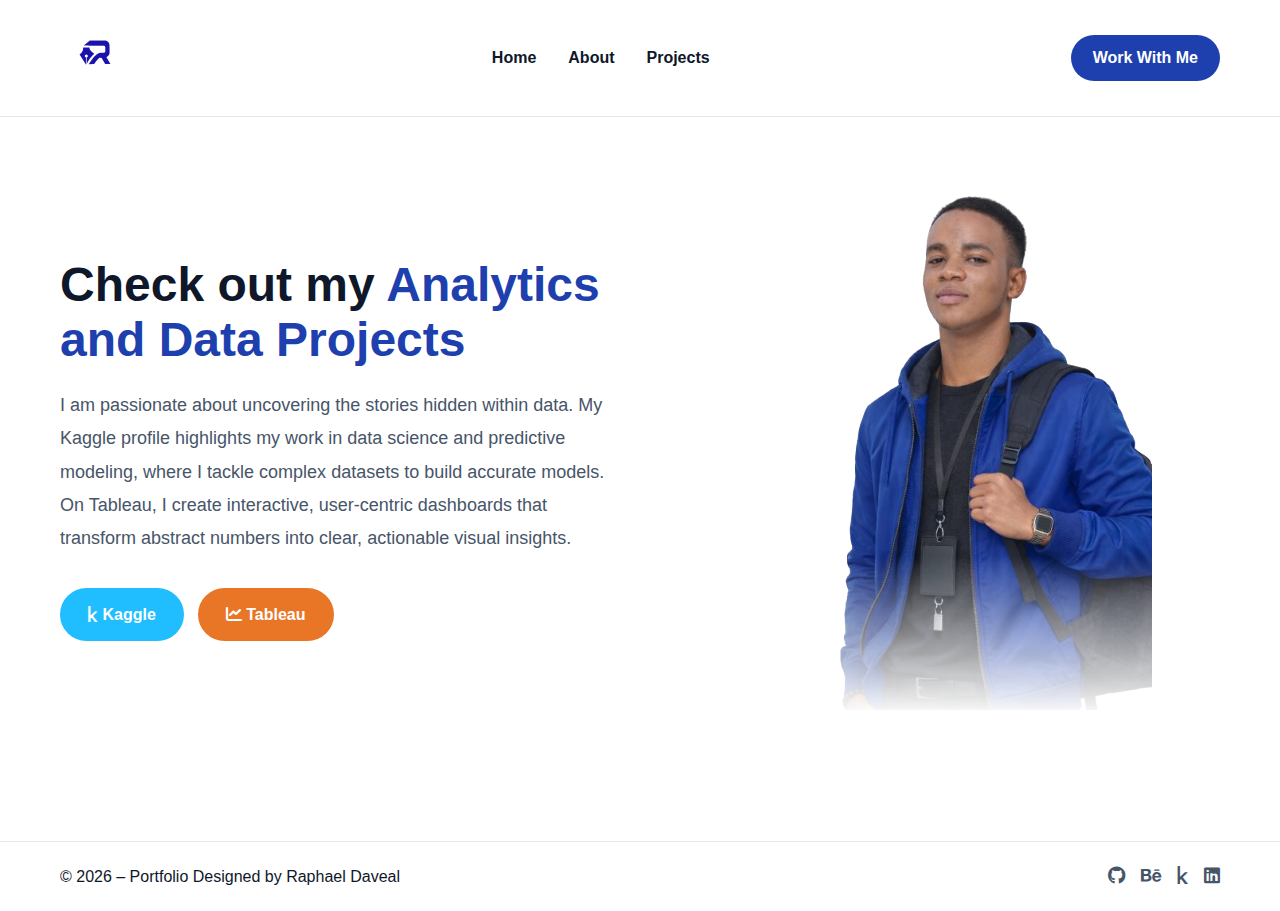
<file: projects/analytics.html>
<!DOCTYPE html>
<html lang="en">
<head>
    <meta charset="UTF-8">
    <meta name="viewport" content="width=device-width, initial-scale=1.0">
    <title>Analytics Projects - Raphael Daveal</title>
    <link rel="stylesheet" href="style/style.css">
    <link rel="stylesheet" href="https://cdnjs.cloudflare.com/ajax/libs/font-awesome/6.5.1/css/all.min.css">
    <script src="script/script.js" defer></script>
</head>
<body>

<header class="header">
    <div class="container header-inner">
        <div class="header-left">
            <img src="../images/logo.svg" alt="Logo" class="logo">
        </div>

        <nav class="desktop-nav">
            <a href="../index.html">Home</a>
            <a href="../about.html">About</a>
            <a href="../projects.html">Projects</a>
        </nav>

        <div class="header-right">
            <a href="../services.html" class="header-cta">Work With Me</a>
            <button class="hamburger" id="hamburger" aria-expanded="false">
                <span></span>
                <span></span>
                <span></span>
            </button>
        </div>
    </div>

    <div class="menu-overlay" id="menuOverlay"></div>

    <nav class="mobile-menu" id="mobileMenu">
        <a href="../index.html">Home</a>
        <a href="../about.html">About</a>
        <a href="../projects.html">Projects</a>
    </nav>
</header>

    <main>
        <section class="hero">
        <div class="container hero-grid">
        <div class="hero-text">
            <h1>
                Check out my <span>Analytics and Data Projects</span>
            </h1>

            <p>
                I am passionate about uncovering the stories hidden within data. My Kaggle profile highlights my work in data science and predictive modeling, where I tackle complex datasets to build accurate models. On Tableau, I create interactive, user-centric dashboards that transform abstract numbers into clear, actionable visual insights.
            </p>

            <div class="hero-buttons">
                <a href="https://www.kaggle.com/daveralphy" target="_blank"  class="btn kaggle"><i class="fab fa-kaggle"></i> Kaggle</a>
                <a href="https://public.tableau.com/app/profile/raphael.daveal/vizzes" target="_blank"  class="btn tableau"><i class="fas fa-chart-line"></i> Tableau</a>
            </div>
        </div>

        <div class="hero-visual">
            <div class="image-wrap">
                <img src="../images/daveal.png" alt="Raphael Daveal">
            </div>
        </div>
        </section>
    </main>
    <footer class="footer">
        <div class="container footer-inner">
            <p>
                 ©  <span id="year"></span>  – Portfolio Designed by Raphael Daveal
            </p>
            <div class="footer-socials">
                <a href="https://github.com/Daveralphy" target="_blank"><i class="fab fa-github"></i></a>
                   <a href="https://www.behance.net/davealraphael" target="_blank"><i class="fab fa-behance"></i></a>
                <a href="https://www.kaggle.com/daveralphy" target="_blank"><i class="fab fa-kaggle"></i></a>
                <a href="https://www.linkedin.com/in/daveralphy" target="_blank"><i class="fab fa-linkedin"></i></a>
            </div>
        </div>
    </footer>
</body>
</html>
</file>
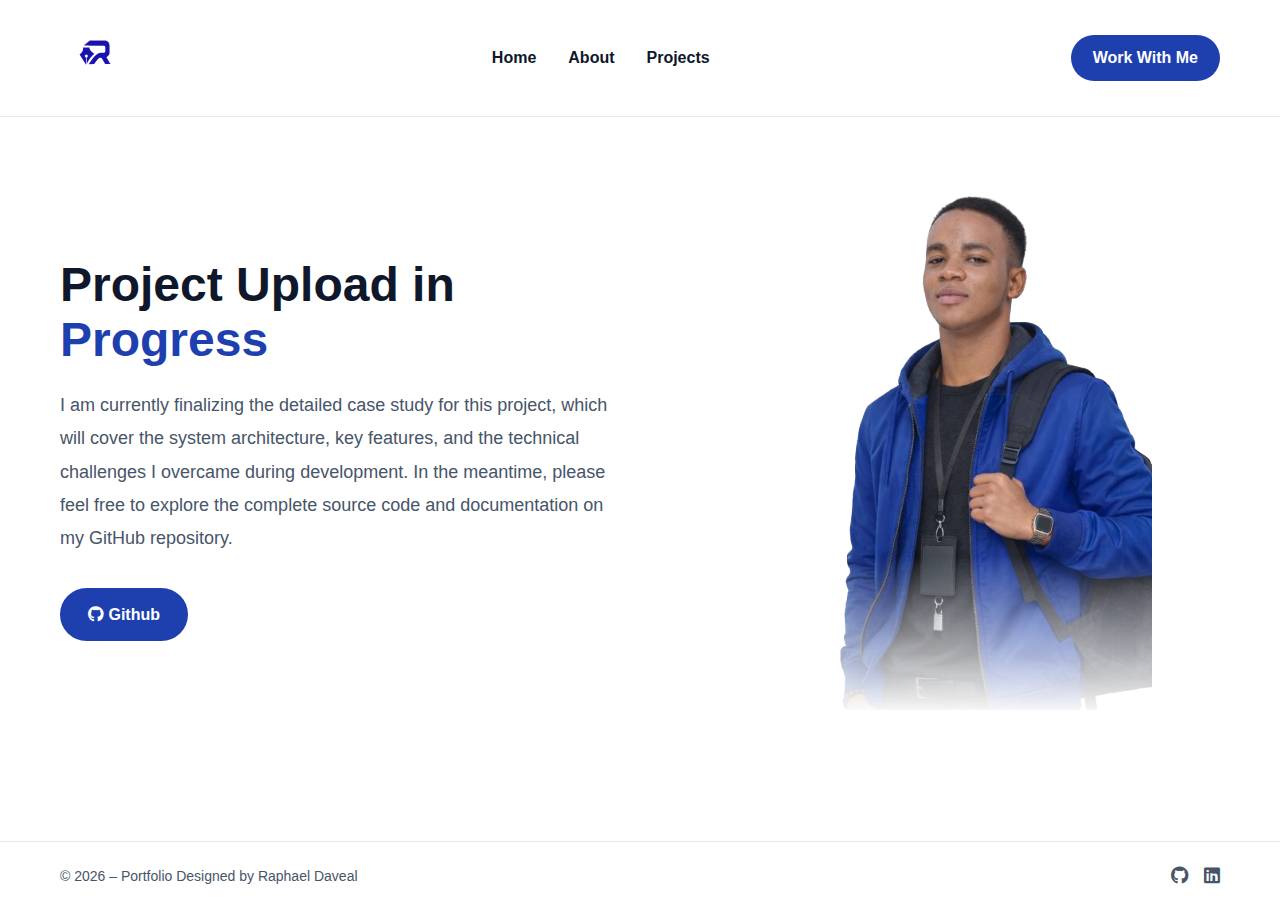
<file: projects/dalbuy.html>
<!DOCTYPE html>
<html lang="en">
<head>
    <meta charset="UTF-8">
    <meta name="viewport" content="width=device-width, initial-scale=1.0">
    <title>DalBuy - Raphael Daveal</title>
    <link rel="stylesheet" href="style/style.css">
    <link rel="stylesheet" href="https://cdnjs.cloudflare.com/ajax/libs/font-awesome/6.5.1/css/all.min.css">
    <script src="script/script.js" defer></script>
</head>
<body>

<header class="header">
    <div class="container header-inner">
        <div class="header-left">
            <img src="../images/logo.svg" alt="Logo" class="logo">
        </div>
        <nav class="desktop-nav">
            <a href="../index.html">Home</a>
            <a href="../about.html">About</a>
            <a href="../projects.html">Projects</a>
        </nav>
        <div class="header-right">
            <a href="../services.html" class="header-cta">Work With Me</a>
            <button class="hamburger" id="hamburger" aria-expanded="false">
                <span></span>
                <span></span>
                <span></span>
            </button>
        </div>
    </div>
    <div class="menu-overlay" id="menuOverlay"></div>
    <nav class="mobile-menu" id="mobileMenu">
        <a href="../index.html">Home</a>
        <a href="../about.html">About</a>
        <a href="../projects.html">Projects</a>
    </nav>
</header>

<main>
    <section class="hero">
        <div class="container hero-grid">
            <div class="hero-text">
                <h1>Project Upload in <span>Progress</span></h1>
                <p>I am currently finalizing the detailed case study for this project, which will cover the system architecture, key features, and the technical challenges I overcame during development. In the meantime, please feel free to explore the complete source code and documentation on my GitHub repository.</p>
                <div class="hero-buttons">
                    <a href="https://github.com/Daveralphy" target="_blank" class="btn primary"><i class="fab fa-github"></i> Github</a>
                </div>
            </div>
            <div class="hero-visual">
                <div class="image-wrap">
                    <img src="../images/daveal.png" alt="Raphael Daveal">
                </div>
            </div>
        </div>
    </section>
</main>

<footer class="footer">
    <div class="container footer-inner">
        <div class="footer-copy">© <span id="year"></span> – Portfolio Designed by Raphael Daveal</div>
        <div class="footer-socials">
            <a href="https://github.com/Daveralphy" target="_blank"><i class="fab fa-github"></i></a>
            <a href="https://www.linkedin.com/in/daveralphy" target="_blank"><i class="fab fa-linkedin"></i></a>
        </div>
    </div>
</footer>
</body>
</html>
</file>
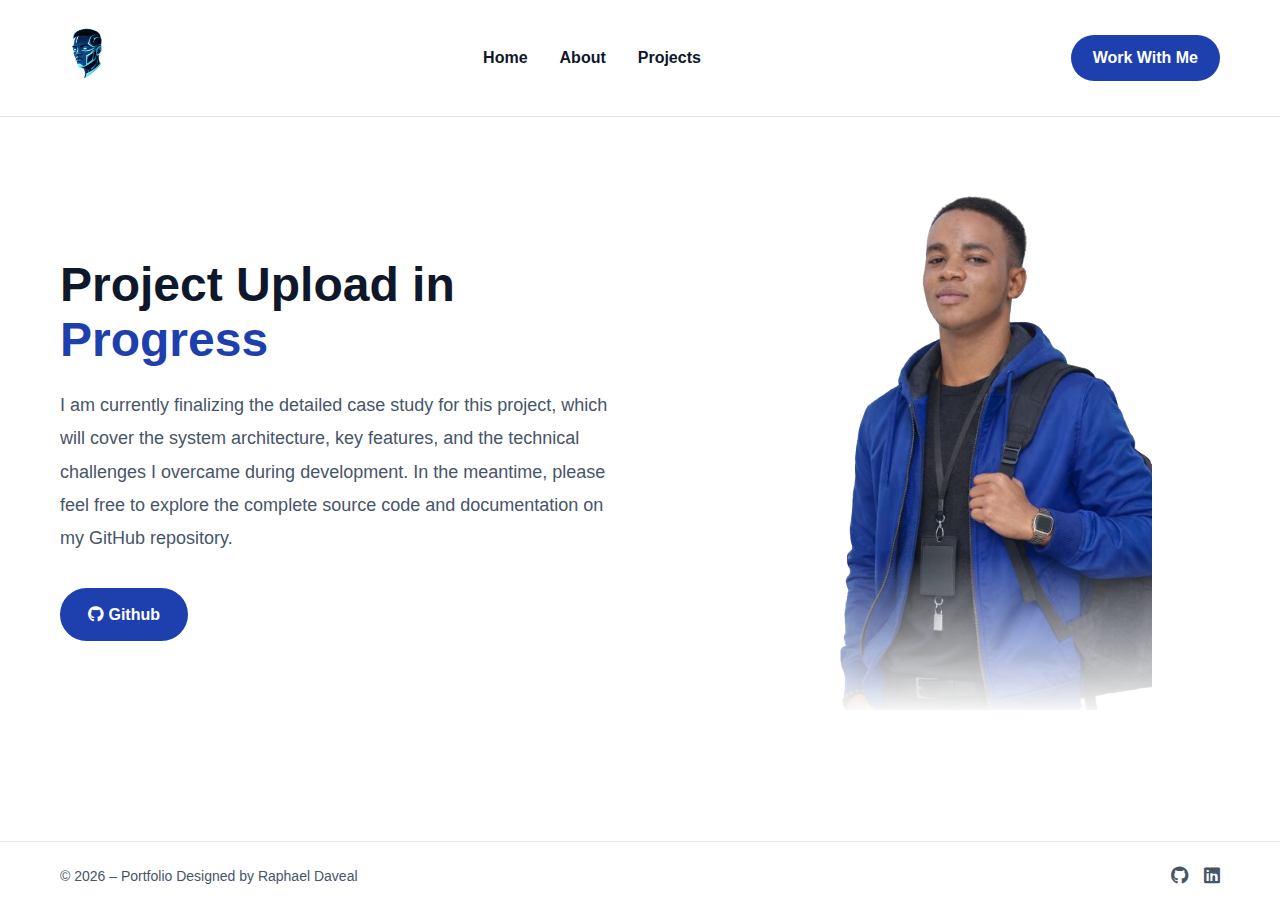
<file: projects/dalearn.html>
<!DOCTYPE html>
<html lang="en">
<head>
    <meta charset="UTF-8">
    <meta name="viewport" content="width=device-width, initial-scale=1.0">
    <title>DaLearn - Raphael Daveal</title>
    <link rel="stylesheet" href="style/style.css">
    <link rel="stylesheet" href="https://cdnjs.cloudflare.com/ajax/libs/font-awesome/6.5.1/css/all.min.css">
    <script src="script/script.js" defer></script>
</head>
<body>

<header class="header">
    <div class="container header-inner">
        <div class="header-left">
            <img src="../images/logo.png" alt="Logo" class="logo">
        </div>
        <nav class="desktop-nav">
            <a href="../index.html">Home</a>
            <a href="../about.html">About</a>
            <a href="../projects.html">Projects</a>
        </nav>
        <div class="header-right">
            <a href="../services.html" class="header-cta">Work With Me</a>
            <button class="hamburger" id="hamburger" aria-expanded="false">
                <span></span>
                <span></span>
                <span></span>
            </button>
        </div>
    </div>
    <div class="menu-overlay" id="menuOverlay"></div>
    <nav class="mobile-menu" id="mobileMenu">
        <a href="../index.html">Home</a>
        <a href="../about.html">About</a>
        <a href="../projects.html">Projects</a>
    </nav>
</header>

<main>
    <section class="hero">
        <div class="container hero-grid">
            <div class="hero-text">
                <h1>Project Upload in <span>Progress</span></h1>
                <p>I am currently finalizing the detailed case study for this project, which will cover the system architecture, key features, and the technical challenges I overcame during development. In the meantime, please feel free to explore the complete source code and documentation on my GitHub repository.</p>
                <div class="hero-buttons">
                    <a href="https://github.com/Daveralphy" target="_blank" class="btn primary"><i class="fab fa-github"></i> Github</a>
                </div>
            </div>
            <div class="hero-visual">
                <div class="image-wrap">
                    <img src="../images/daveal.png" alt="Raphael Daveal">
                </div>
            </div>
        </div>
    </section>
</main>

<footer class="footer">
    <div class="container footer-inner">
        <div class="footer-copy">© <span id="year"></span> – Portfolio Designed by Raphael Daveal</div>
        <div class="footer-socials">
            <a href="https://github.com/Daveralphy" target="_blank"><i class="fab fa-github"></i></a>
            <a href="https://www.linkedin.com/in/daveralphy" target="_blank"><i class="fab fa-linkedin"></i></a>
        </div>
    </div>
</footer>
</body>
</html>
</file>
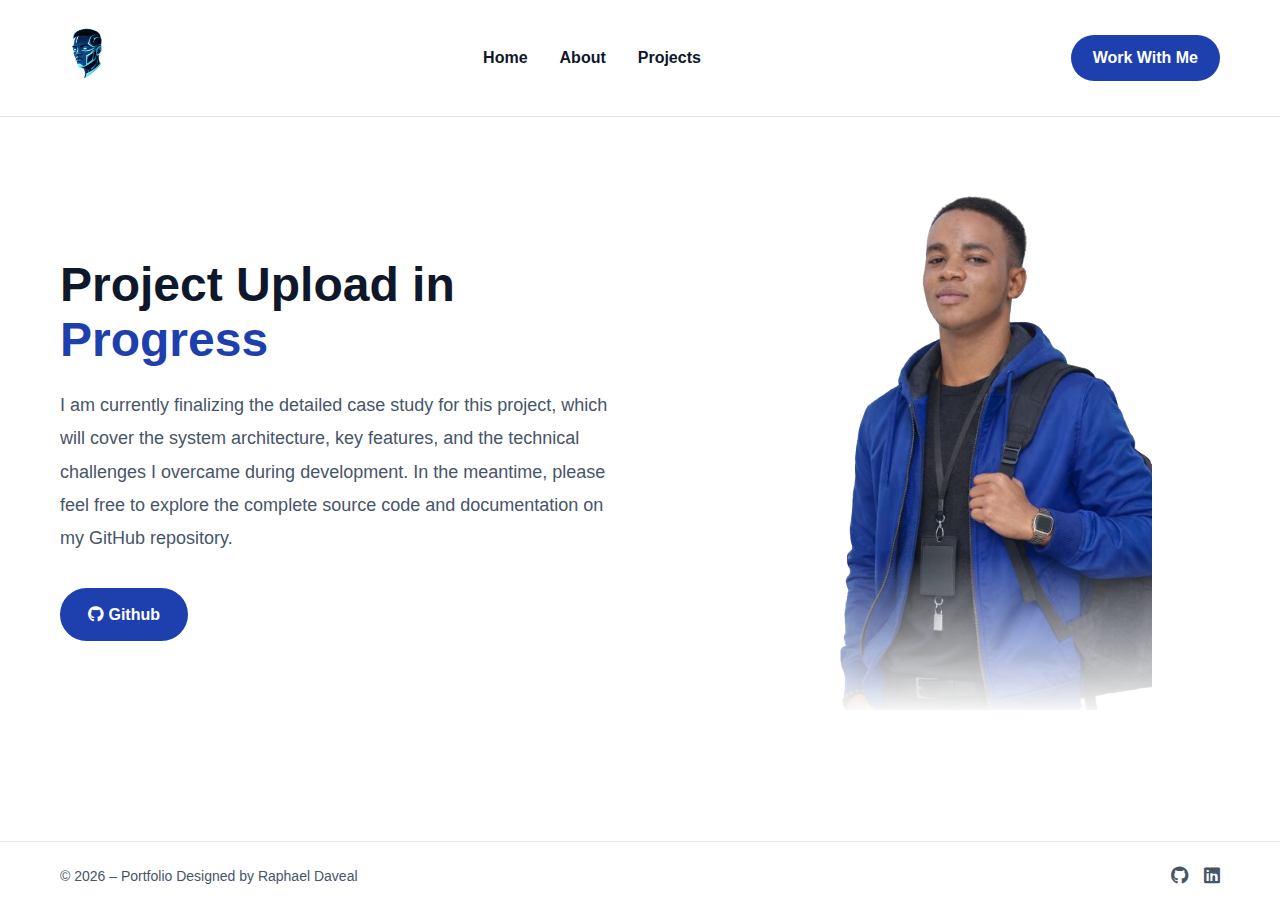
<file: projects/dalfit.html>
<!DOCTYPE html>
<html lang="en">
<head>
    <meta charset="UTF-8">
    <meta name="viewport" content="width=device-width, initial-scale=1.0">
    <title>DalFit - Raphael Daveal</title>
    <link rel="stylesheet" href="style/style.css">
    <link rel="stylesheet" href="https://cdnjs.cloudflare.com/ajax/libs/font-awesome/6.5.1/css/all.min.css">
    <script src="script/script.js" defer></script>
</head>
<body>

<header class="header">
    <div class="container header-inner">
        <div class="header-left">
            <img src="../images/logo.png" alt="Logo" class="logo">
        </div>
        <nav class="desktop-nav">
            <a href="../index.html">Home</a>
            <a href="../about.html">About</a>
            <a href="../projects.html">Projects</a>
        </nav>
        <div class="header-right">
            <a href="../services.html" class="header-cta">Work With Me</a>
            <button class="hamburger" id="hamburger" aria-expanded="false">
                <span></span>
                <span></span>
                <span></span>
            </button>
        </div>
    </div>
    <div class="menu-overlay" id="menuOverlay"></div>
    <nav class="mobile-menu" id="mobileMenu">
        <a href="../index.html">Home</a>
        <a href="../about.html">About</a>
        <a href="../projects.html">Projects</a>
    </nav>
</header>

<main>
    <section class="hero">
        <div class="container hero-grid">
            <div class="hero-text">
                <h1>Project Upload in <span>Progress</span></h1>
                <p>I am currently finalizing the detailed case study for this project, which will cover the system architecture, key features, and the technical challenges I overcame during development. In the meantime, please feel free to explore the complete source code and documentation on my GitHub repository.</p>
                <div class="hero-buttons">
                    <a href="https://github.com/Daveralphy" target="_blank" class="btn primary"><i class="fab fa-github"></i> Github</a>
                </div>
            </div>
            <div class="hero-visual">
                <div class="image-wrap">
                    <img src="../images/daveal.png" alt="Raphael Daveal">
                </div>
            </div>
        </div>
    </section>
</main>

<footer class="footer">
    <div class="container footer-inner">
        <div class="footer-copy">© <span id="year"></span> – Portfolio Designed by Raphael Daveal</div>
        <div class="footer-socials">
            <a href="https://github.com/Daveralphy" target="_blank"><i class="fab fa-github"></i></a>
            <a href="https://www.linkedin.com/in/daveralphy" target="_blank"><i class="fab fa-linkedin"></i></a>
        </div>
    </div>
</footer>
</body>
</html>
</file>
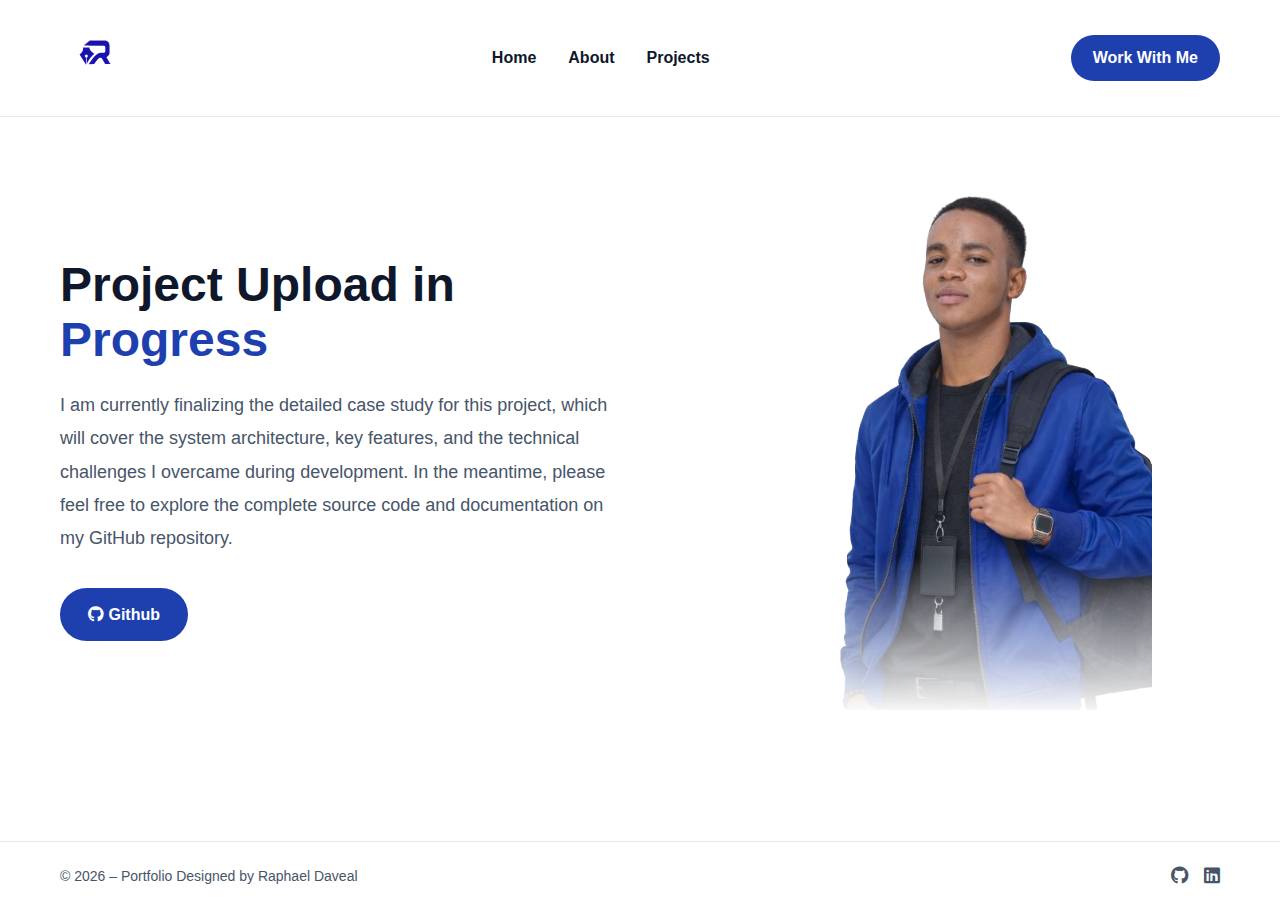
<file: projects/dalpal.html>
<!DOCTYPE html>
<html lang="en">
<head>
    <meta charset="UTF-8">
    <meta name="viewport" content="width=device-width, initial-scale=1.0">
    <title>DalPal - Raphael Daveal</title>
    <link rel="stylesheet" href="style/style.css">
    <link rel="stylesheet" href="https://cdnjs.cloudflare.com/ajax/libs/font-awesome/6.5.1/css/all.min.css">
    <script src="script/script.js" defer></script>
</head>
<body>

<header class="header">
    <div class="container header-inner">
        <div class="header-left">
            <img src="../images/logo.svg" alt="Logo" class="logo">
        </div>
        <nav class="desktop-nav">
            <a href="../index.html">Home</a>
            <a href="../about.html">About</a>
            <a href="../projects.html">Projects</a>
        </nav>
        <div class="header-right">
            <a href="../services.html" class="header-cta">Work With Me</a>
            <button class="hamburger" id="hamburger" aria-expanded="false">
                <span></span>
                <span></span>
                <span></span>
            </button>
        </div>
    </div>
    <div class="menu-overlay" id="menuOverlay"></div>
    <nav class="mobile-menu" id="mobileMenu">
        <a href="../index.html">Home</a>
        <a href="../about.html">About</a>
        <a href="../projects.html">Projects</a>
    </nav>
</header>

<main>
    <section class="hero">
        <div class="container hero-grid">
            <div class="hero-text">
                <h1>Project Upload in <span>Progress</span></h1>
                <p>I am currently finalizing the detailed case study for this project, which will cover the system architecture, key features, and the technical challenges I overcame during development. In the meantime, please feel free to explore the complete source code and documentation on my GitHub repository.</p>
                <div class="hero-buttons">
                    <a href="https://github.com/Daveralphy" target="_blank" class="btn primary"><i class="fab fa-github"></i> Github</a>
                </div>
            </div>
            <div class="hero-visual">
                <div class="image-wrap">
                    <img src="../images/daveal.png" alt="Raphael Daveal">
                </div>
            </div>
        </div>
    </section>
</main>

<footer class="footer">
    <div class="container footer-inner">
        <div class="footer-copy">© <span id="year"></span> – Portfolio Designed by Raphael Daveal</div>
        <div class="footer-socials">
            <a href="https://github.com/Daveralphy" target="_blank"><i class="fab fa-github"></i></a>
            <a href="https://www.linkedin.com/in/daveralphy" target="_blank"><i class="fab fa-linkedin"></i></a>
        </div>
    </div>
</footer>
</body>
</html>
</file>
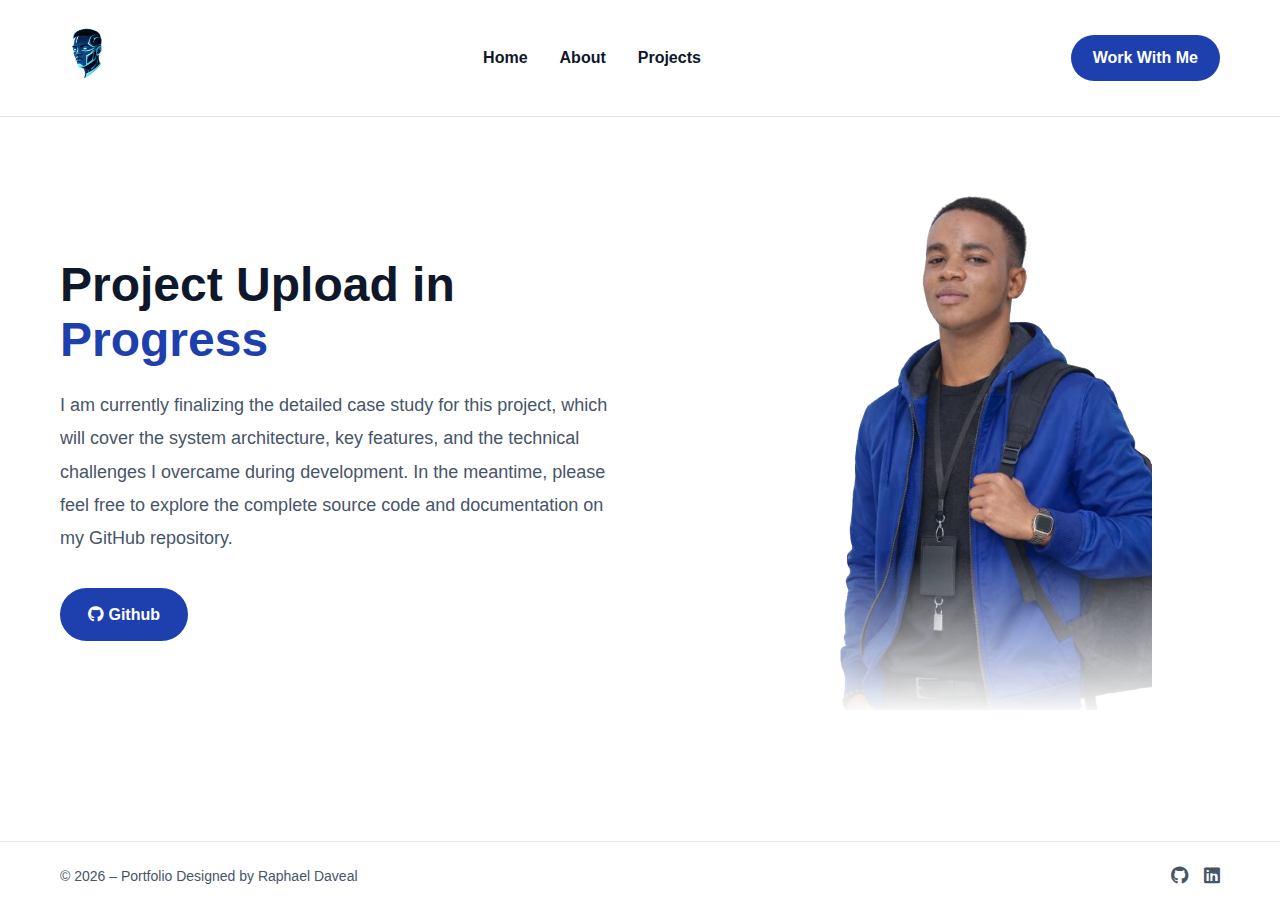
<file: projects/dalpay.html>
<!DOCTYPE html>
<html lang="en">
<head>
    <meta charset="UTF-8">
    <meta name="viewport" content="width=device-width, initial-scale=1.0">
    <title>DalPay - Raphael Daveal</title>
    <link rel="stylesheet" href="style/style.css">
    <link rel="stylesheet" href="https://cdnjs.cloudflare.com/ajax/libs/font-awesome/6.5.1/css/all.min.css">
    <script src="script/script.js" defer></script>
</head>
<body>

<header class="header">
    <div class="container header-inner">
        <div class="header-left">
            <img src="../images/logo.png" alt="Logo" class="logo">
        </div>
        <nav class="desktop-nav">
            <a href="../index.html">Home</a>
            <a href="../about.html">About</a>
            <a href="../projects.html">Projects</a>
        </nav>
        <div class="header-right">
            <a href="../services.html" class="header-cta">Work With Me</a>
            <button class="hamburger" id="hamburger" aria-expanded="false">
                <span></span>
                <span></span>
                <span></span>
            </button>
        </div>
    </div>
    <div class="menu-overlay" id="menuOverlay"></div>
    <nav class="mobile-menu" id="mobileMenu">
        <a href="../index.html">Home</a>
        <a href="../about.html">About</a>
        <a href="../projects.html">Projects</a>
    </nav>
</header>

<main>
    <section class="hero">
        <div class="container hero-grid">
            <div class="hero-text">
                <h1>Project Upload in <span>Progress</span></h1>
                <p>I am currently finalizing the detailed case study for this project, which will cover the system architecture, key features, and the technical challenges I overcame during development. In the meantime, please feel free to explore the complete source code and documentation on my GitHub repository.</p>
                <div class="hero-buttons">
                    <a href="https://github.com/Daveralphy" target="_blank" class="btn primary"><i class="fab fa-github"></i> Github</a>
                </div>
            </div>
            <div class="hero-visual">
                <div class="image-wrap">
                    <img src="../images/daveal.png" alt="Raphael Daveal">
                </div>
            </div>
        </div>
    </section>
</main>

<footer class="footer">
    <div class="container footer-inner">
        <div class="footer-copy">© <span id="year"></span> – Portfolio Designed by Raphael Daveal</div>
        <div class="footer-socials">
            <a href="https://github.com/Daveralphy" target="_blank"><i class="fab fa-github"></i></a>
            <a href="https://www.linkedin.com/in/daveralphy" target="_blank"><i class="fab fa-linkedin"></i></a>
        </div>
    </div>
</footer>
</body>
</html>
</file>
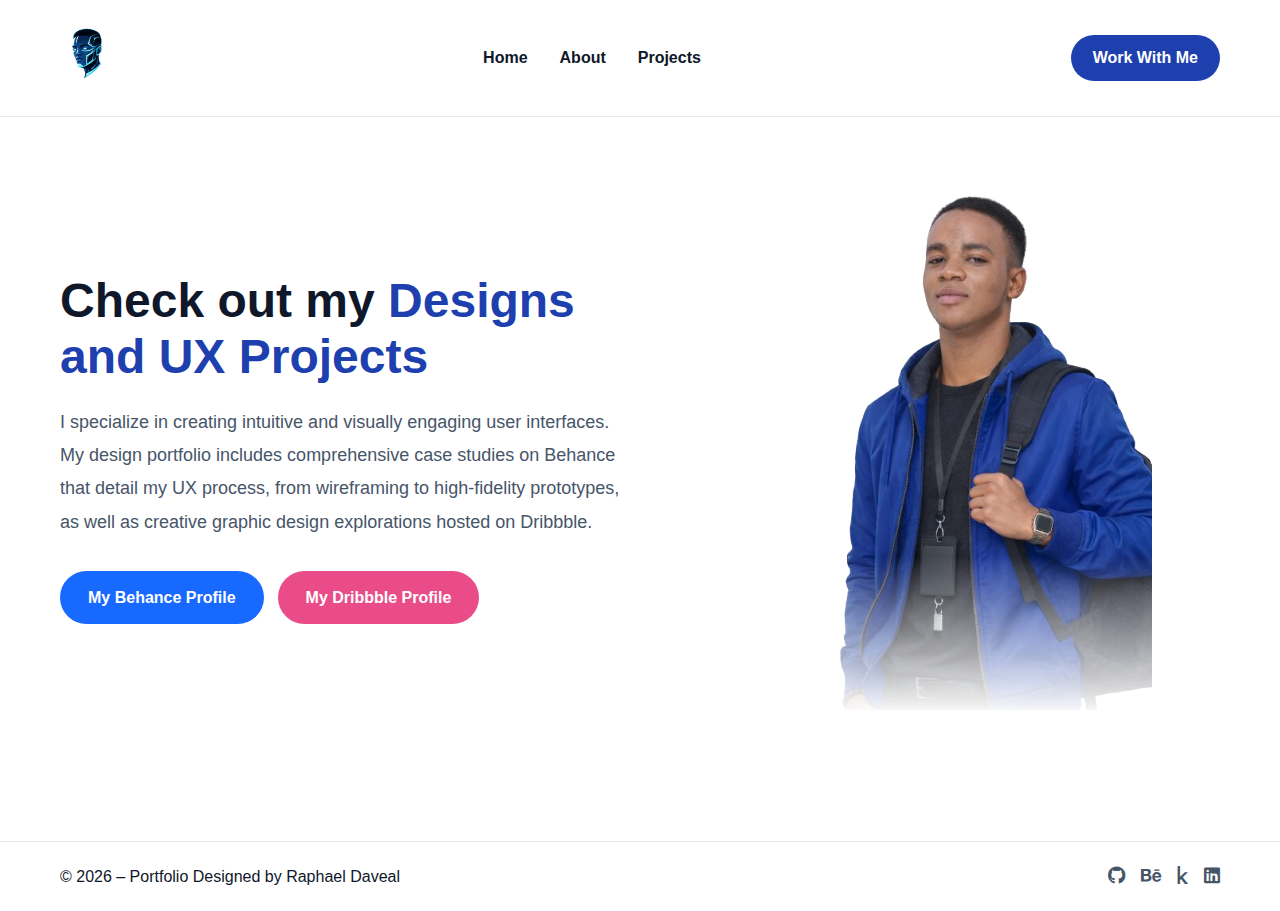
<file: projects/design.html>
<!DOCTYPE html>
<html lang="en">
<head>
    <meta charset="UTF-8">
    <meta name="viewport" content="width=device-width, initial-scale=1.0">
    <title>Design Projects - Raphael Daveal</title>
       <link rel="stylesheet" href="style/style.css">
    <link rel="stylesheet" href="https://cdnjs.cloudflare.com/ajax/libs/font-awesome/6.5.1/css/all.min.css">
    <script src="script/script.js" defer></script>
</head>
<body>

<header class="header">
    <div class="container header-inner">
        <div class="header-left">
            <img src="../images/logo.png" alt="Logo" class="logo">
        </div>

        <nav class="desktop-nav">
            <a href="../index.html">Home</a>
            <a href="../about.html">About</a>
            <a href="../projects.html">Projects</a>
        </nav>

        <div class="header-right">
            <a href="../services.html" class="header-cta">Work With Me</a>
            <button class="hamburger" id="hamburger" aria-expanded="false">
                <span></span>
                <span></span>
                <span></span>
            </button>
        </div>
    </div>

    <div class="menu-overlay" id="menuOverlay"></div>

    <nav class="mobile-menu" id="mobileMenu">
        <a href="../index.html">Home</a>
        <a href="../about.html">About</a>
        <a href="../projects.html">Projects</a>
    </nav>
</header>

    <main>
        <section class="hero">
        <div class="container hero-grid">

        <div class="hero-text">
            <h1>
                Check out my <span>Designs and UX Projects</span>
            </h1>

            <p>
                I specialize in creating intuitive and visually engaging user interfaces. 
                My design portfolio includes comprehensive case studies on Behance that detail my UX process, 
                from wireframing to high-fidelity prototypes, as well as creative graphic design explorations hosted on Dribbble.
            </p>

            <div class="hero-buttons">
                <a href="https://www.behance.net/davealraphael" target="_blank" class="btn behance">My Behance Profile</a>
                <a href="https://dribbble.com/Daveralphy" target="_blank" class="btn dribbble">My Dribbble Profile</a>
            </div>
        </div>

        <div class="hero-visual">
            <div class="image-wrap">
                <img src="../images/daveal.png" alt="Raphael Daveal">
            </div>
        </div>
        </section>
    </main>
    <footer class="footer">
        <div class="container footer-inner">
            <p>
                 ©  <span id="year"></span>  – Portfolio Designed by Raphael Daveal
            </p>
            <div class="footer-socials">
                <a href="https://github.com/Daveralphy" target="_blank"><i class="fab fa-github"></i></a>
                   <a href="https://www.behance.net/davealraphael" target="_blank"><i class="fab fa-behance"></i></a>
                <a href="https://www.kaggle.com/daveralphy" target="_blank"><i class="fab fa-kaggle"></i></a>
                <a href="https://www.linkedin.com/in/daveralphy" target="_blank"><i class="fab fa-linkedin"></i></a>
            </div>
        </div>
    </footer>
</body>
</html>
</file>
<file: style.css>
* {
    margin: 0;
    padding: 0;
    box-sizing: border-box;
}

html, body {
    width: 100%;
    overflow-x: hidden;
}

body {
    font-family: Inter, sans-serif;
    background: #ffffff;
    color: #0f172a;
}

.container {
    max-width: 1200px;
    margin: 0 auto;
    padding: 0 20px;
}

.header {
    position: relative;
    border-bottom: 1px solid #e5e7eb;
    padding: 14px 0;
}

.header-inner {
    display: grid;
    grid-template-columns: auto 1fr auto;
    align-items: center;
}

.header-left {
    display: flex;
    align-items: center;
}

.logo {
    height: 44px;
}

.desktop-nav {
    display: flex;
    justify-content: center;
    gap: 32px;
}

.desktop-nav a {
    text-decoration: none;
    font-weight: 600;
    color: #0f172a;
}

.header-right {
    display: flex;
    align-items: center;
    gap: 16px;
}

.header-cta {
    background: #1e40af;
    color: #ffffff;
    padding: 10px 22px;
    border-radius: 24px;
    text-decoration: none;
    font-weight: 600;
}

.hamburger {
    display: none;
    flex-direction: column;
    gap: 5px;
    background: none;
    border: none;
}

.hamburger span {
    width: 22px;
    height: 2px;
    background: #0f172a;
}

.mobile-menu {
    position: absolute;
    top: 60px;
    right: 20px;
    background: #ffffff;
    border-radius: 12px;
    box-shadow: 0 20px 40px rgba(0,0,0,0.15);
    padding: 16px 20px;
    display: flex;
    flex-direction: column;
    gap: 14px;
    opacity: 0;
    transform: translateY(-10px) scale(0.98);
    pointer-events: none;
    transition: opacity 0.25s ease, transform 0.25s ease;
    z-index: 1002;
}

.mobile-menu a {
    text-decoration: none;
    font-weight: 500;
    color: #0f172a;
}

.mobile-menu.open {
    opacity: 1;
    transform: translateY(0) scale(1);
    pointer-events: auto;
}

.menu-overlay {
    position: fixed;
    inset: 0;
    background: transparent;
    opacity: 0;
    pointer-events: none;
    z-index: 1001;
}

.menu-overlay.open {
    opacity: 1;
    pointer-events: auto;
}

.hero {
    padding: 64px 0;
}

.hero-grid {
    display: grid;
    grid-template-columns: 1.1fr 0.9fr;
    gap: 56px;
    align-items: center;
}

.hero-text h1 {
    font-size: 48px;
    line-height: 1.15;
    margin-bottom: 22px;
}

.hero-text span {
    color: #1e40af;
}

.hero-text p {
    font-size: 18px;
    line-height: 1.85;
    color: #475569;
    max-width: 560px;
    margin-bottom: 32px;
}

.hero-buttons {
    display: flex;
    gap: 14px;
}

.btn {
    padding: 14px 28px;
    border-radius: 28px;
    font-weight: 600;
    text-decoration: none;
}

.btn.primary {
    background: #1e40af;
    color: #ffffff;
}

.btn.secondary {
    border: 1px solid #c7d2fe;
    color: #1e40af;
}

.hero-visual {
    position: relative;
}

.image-wrap {
    max-width: 360px;
    margin: 0 auto;
    -webkit-mask-image: linear-gradient(to bottom, black 70%, transparent 100%);
    mask-image: linear-gradient(to bottom, black 70%, transparent 100%);
}

.image-wrap img {
    width: 100%;
    display: block;
}

.tech-icons {
    position: absolute;
    inset: 0;
    pointer-events: none;
}

.tech-icons i {
    position: absolute;
    font-size: 36px;
    color: #1e40af;
    opacity: 0.75;
}

.tech-icons i:nth-child(1) { top: 5%; left: 5%; }
.tech-icons i:nth-child(2) { top: 25%; left: 30%; }
.tech-icons i:nth-child(3) { top: 55%; left: 8%; }
.tech-icons i:nth-child(4) { top: 80%; left: 28%; }
.tech-icons i:nth-child(5) { top: 8%; right: 8%; }
.tech-icons i:nth-child(6) { top: 35%; right: 6%; }
.tech-icons i:nth-child(7) { top: 65%; right: 18%; }
.tech-icons i:nth-child(8) { top: 85%; right: 38%; }
.tech-icons i:nth-child(9) { top: 45%; right: 45%; }
.tech-icons i:nth-child(10) { top: 18%; left: 55%; }

.footer {
    border-top: 1px solid #e5e7eb;
    padding: 20px 0;
}

.footer-inner {
    display: flex;
    justify-content: space-between;
    align-items: center;
}

.footer-copy {
    text-align: left;
    font-size: 14px;
    color: #475569;
}

.footer-socials {
    display: flex;
    gap: 16px;
}

.footer-socials a {
    font-size: 18px;
    color: #475569;
}

@media (max-width: 900px) {
    .header-inner {
        display: flex;
        justify-content: space-between;
    }

    .desktop-nav {
        display: none;
    }

    .hamburger {
        display: flex;
    }

    .hero-grid {
        grid-template-columns: 1fr;
        text-align: center;
    }

    .hero-buttons {
        justify-content: center;
    }

    .tech-icons i {
        font-size: 28px;
        opacity: 0.6;
    }

    .footer-inner {
        flex-direction: column;
        gap: 16px;
    }

    .footer-copy {
        text-align: center;
    }

    .footer-socials {
        justify-content: center;
    }
}
.projects-intro {
    text-align: center;
    max-width: 900px;
    margin: 0 auto 72px;
}

.projects-intro h1 {
    color: #1e40af;
    margin-bottom: 24px;
}

.projects-intro p {
    font-size: 18px;
    line-height: 1.8;
    color: #475569;
}

.projects-grid {
    display: grid;
    grid-template-columns: repeat(3, 1fr);
    gap: 32px;
}

.project-card {
    display: flex;
    flex-direction: column;
    border: 1px solid #e5e7eb;
    border-radius: 18px;
    overflow: hidden;
    background: #ffffff;
    transition: transform 0.25s ease, box-shadow 0.25s ease;
    cursor: pointer;
}

.project-card:hover {
    transform: translateY(-6px);
    box-shadow: 0 24px 48px rgba(0,0,0,0.12);
}

.project-image {
    position: relative;
    height: 220px;
    padding: 12px;
    background: #f8fafc;
}

.project-image img {
    width: 100%;
    height: 100%;
    object-fit: cover;
    border-radius: 12px;
    display: block;
}

.project-image::after {
    content: "";
    position: absolute;
    left: 12px;
    right: 12px;
    bottom: 12px;
    height: 60px;
    background: linear-gradient(to bottom, rgba(255,255,255,0), #f8fafc);
    pointer-events: none;
    border-radius: 0 0 12px 12px;
}

.project-content {
    padding: 24px;
    display: flex;
    flex-direction: column;
    flex: 1;
}

.project-content h3 {
    margin-bottom: 12px;
    color: #0f172a;
}

.project-content p {
    color: #475569;
    line-height: 1.7;
    margin-bottom: auto;
}

.project-btn {
    margin-top: 20px;
    align-self: flex-start;
    padding: 10px 20px;
    border-radius: 24px;
    border: 1px solid #c7d2fe;
    color: #1e40af;
    text-decoration: none;
    font-weight: 600;
    transition: background 0.2s ease, color 0.2s ease;
}

.project-btn:hover {
    background: #1e40af;
    color: #ffffff;
}

@media (max-width: 900px) {
    .projects-grid {
        grid-template-columns: 1fr;
    }
}

@media (max-width: 900px) {
    .about-page .about-visual {
        display: none;
    }
}
</file>
<file: projects/style/style.css>
* {
    margin: 0;
    padding: 0;
    box-sizing: border-box;
}

html, body {
    width: 100%;
    overflow-x: hidden;
}

body {
    font-family: 'Inter', sans-serif;
    background: #ffffff;
    color: #0f172a;
    line-height: 1.6;
}

.container {
    max-width: 1200px;
    margin: 0 auto;
    padding: 0 20px;
}

/* --- Header & Nav (Ready for when you add them) --- */
.header {
    position: relative;
    border-bottom: 1px solid #e5e7eb;
    padding: 14px 0;
}

.header-inner {
    display: grid;
    grid-template-columns: auto 1fr auto;
    align-items: center;
}

.logo { height: 80px; }

.desktop-nav {
    display: flex;
    justify-content: center;
    gap: 32px;
}

.desktop-nav a {
    text-decoration: none;
    font-weight: 600;
    color: #0f172a;
}

.header-right {
    display: flex;
    align-items: center;
    gap: 16px;
}

.header-cta {
    background: #1e40af;
    color: #ffffff;
    padding: 10px 22px;
    border-radius: 24px;
    text-decoration: none;
    font-weight: 600;
}

/* --- Mobile Menu --- */
.hamburger {
    display: none;
    flex-direction: column;
    gap: 5px;
    background: none;
    border: none;
    cursor: pointer;
}

.hamburger span {
    width: 22px;
    height: 2px;
    background: #0f172a;
}

.mobile-menu {
    position: absolute;
    top: 110px;
    right: 20px;
    background: #ffffff;
    border-radius: 12px;
    box-shadow: 0 20px 40px rgba(0,0,0,0.15);
    padding: 16px 20px;
    display: flex;
    flex-direction: column;
    gap: 14px;
    opacity: 0;
    transform: translateY(-10px) scale(0.98);
    pointer-events: none;
    transition: opacity 0.25s ease, transform 0.25s ease;
    z-index: 1002;
}

.mobile-menu.open {
    opacity: 1;
    transform: translateY(0) scale(1);
    pointer-events: auto;
}

.mobile-menu a {
    text-decoration: none;
    font-weight: 500;
    color: #0f172a;
}

.menu-overlay {
    position: fixed;
    inset: 0;
    background: transparent;
    opacity: 0;
    pointer-events: none;
    z-index: 1001;
}

.menu-overlay.open {
    opacity: 1;
    pointer-events: auto;
}

/* --- Hero & Intro --- */
.hero {
    padding: 64px 0;
}

.hero-grid {
    display: grid;
    grid-template-columns: 1.1fr 0.9fr;
    gap: 56px;
    align-items: center;
}

.hero-text h1 {
    font-size: 48px;
    line-height: 1.15;
    margin-bottom: 22px;
    color: #0f172a;
}

.hero-text span {
    color: #1e40af;
}

.hero-text p {
    font-size: 18px;
    line-height: 1.85;
    color: #475569;
    max-width: 560px;
    margin-bottom: 32px;
}

.hero-buttons {
    display: flex;
    gap: 14px;
}

.btn {
    padding: 14px 28px;
    border-radius: 28px;
    font-weight: 600;
    text-decoration: none;
    color: #ffffff;
    transition: opacity 0.2s;
}

.btn:hover { opacity: 0.9; }

.btn.primary { background-color: #1e40af; }
.btn.behance { background-color: #1769ff; }
.btn.dribbble { background-color: #ea4c89; }
.btn.kaggle { background-color: #20beff; }
.btn.tableau { background-color: #e97627; }

.hero-visual { position: relative; }
.image-wrap {
    max-width: 360px;
    margin: 0 auto;
    -webkit-mask-image: linear-gradient(to bottom, black 70%, transparent 100%);
    mask-image: linear-gradient(to bottom, black 70%, transparent 100%);
}

.projects-intro {
    text-align: center;
    max-width: 900px;
    margin: 0 auto 72px;
}

.projects-intro h1 {
    color: #0f172a;
    margin-bottom: 24px;
}

.projects-intro h1 span {
    color: #1e40af;
}

.projects-intro p {
    font-size: 18px;
    line-height: 1.8;
    color: #475569;
}

/* --- Projects Grid (3 up, 2 centered) --- */
.projects-grid {
    display: flex;
    flex-wrap: wrap;
    justify-content: center;
    gap: 32px;
}

.project-card {
    display: flex;
    flex-direction: column;
    border: 1px solid #e5e7eb;
    border-radius: 18px;
    overflow: hidden;
    background: #ffffff;
    transition: transform 0.25s ease, box-shadow 0.25s ease;
    width: calc((100% - 64px) / 3); /* 3 items per row with 32px gap */
}

.project-card:hover {
    transform: translateY(-6px);
    box-shadow: 0 24px 48px rgba(0,0,0,0.12);
}

.project-image {
    height: 220px;
    padding: 12px;
    background: #f8fafc;
}

.project-image img {
    width: 100%;
    height: 100%;
    object-fit: cover;
    border-radius: 12px;
}

.project-content {
    padding: 24px;
    display: flex;
    flex-direction: column;
    flex: 1;
}

.project-content h3 {
    margin-bottom: 12px;
    color: #0f172a;
    font-size: 24px;
}

.project-content p {
    color: #475569;
    line-height: 1.7;
    margin-bottom: 20px;
    flex: 1;
}

.project-footer {
    display: flex;
    justify-content: space-between;
    align-items: center;
    margin-top: auto;
}

.project-tag {
    background: #f1f5f9;
    color: #475569;
    padding: 6px 14px;
    border-radius: 20px;
    font-size: 14px;
    font-weight: 600;
}

.project-btn {
    padding: 10px 20px;
    border-radius: 24px;
    border: 1px solid #c7d2fe;
    color: #1e40af;
    text-decoration: none;
    font-weight: 600;
    transition: background 0.2s ease, color 0.2s ease;
}

.project-btn:hover {
    background: #1e40af;
    color: #ffffff;
}

/* --- Footer --- */
.footer {
    border-top: 1px solid #e5e7eb;
    padding: 20px 0;
    margin-top: 60px;
}

.footer-inner {
    display: flex;
    justify-content: space-between;
    align-items: center;
}

.footer-copy {
    text-align: left;
    font-size: 14px;
    color: #475569;
}

.footer-socials {
    display: flex;
    gap: 16px;
}

.footer-socials a {
    font-size: 18px;
    color: #475569;
}

/* --- Responsive --- */
@media (max-width: 900px) {
    .desktop-nav { display: none; }
    .hamburger { display: flex; }

    .header-inner {
        display: flex;
        justify-content: space-between;
    }

    .hero-grid {
        grid-template-columns: 1fr;
        text-align: center;
    }
    
    .projects-grid {
        flex-direction: column;
    }

    .project-card {
        width: 100%;
    }

    .hero-buttons {
        justify-content: center;
    }

    .hero-visual {
        display: none;
    }

    .footer-inner {
        flex-direction: column;
        gap: 16px;
    }

    .footer-copy {
        text-align: center;
    }

    .footer-socials {
        justify-content: center;
    }
}

main {
    /* overflow: hidden; */
}

.header-right {
    /* position: absolute; */
    right: 0;
    /* top: 0; */
}
</file>
<file: style/about.css>
.about-section {
    padding: 28px 0;
}

.about-box {
    background: #ffffff;
    border-radius: 22px;
    padding: 44px;
    box-shadow:
        0 12px 32px rgba(30, 64, 175, 0.12),
        0 4px 12px rgba(30, 64, 175, 0.08);
}

.about-box h1 {
    color: #1e40af;
    margin-bottom: 28px;
    text-transform: uppercase;
}

.about-box p {
    font-size: 19px;
    line-height: 1.85;
    color: #475569;
}

.desktop-center {
    text-align: center;
}

.split-grid {
    display: grid;
    grid-template-columns: 1.1fr 0.9fr;
    gap: 52px;
    align-items: center;
}

.split-image img {
    max-width: 320px;
}

.experience-grid {
    display: grid;
    grid-template-columns: repeat(3, 1fr);
    gap: 32px;
}

.experience-card {
    padding: 26px;
    text-align: left;
}

.experience-title {
    margin-bottom: 32px;
}

.experience-card .role {
    font-size: 20px;
    font-weight: 700;
    margin-bottom: 6px;
}

.experience-card .company {
    font-size: 16px;
    font-weight: 500;
    color: #475569;
    margin-bottom: 4px;
}

.experience-card .meta {
    font-size: 14px;
    color: #64748b;
    margin-bottom: 14px;
}

.experience-card ul {
    padding-left: 18px;
}

.experience-card li {
    margin-bottom: 10px;
    line-height: 1.6;
}

.work-grid {
    display: grid;
    grid-template-columns: repeat(3, 1fr);
    gap: 28px;
    margin-bottom: 36px;
}

.work-card {
    padding: 24px;
}

.work-card h3 {
    margin-bottom: 24px;
}

.tools-wrapper {
    width: 100%;
    overflow-x: auto;
}

.tools-row {
    display: flex;
    justify-content: center;
    gap: 32px;
    min-width: max-content;
    padding: 12px 0;
}

.tool {
    width: 96px;
    height: 96px;
    border-radius: 18px;
    background: #f8fafc;
    display: flex;
    align-items: center;
    justify-content: center;
    font-size: 44px;
}

.tool.python { color: #3776AB; }
.tool.js { color: #F7DF1E; }
.tool.html { color: #E34F26; }
.tool.css { color: #1572B6; }
.tool.figma { color: #F24E1E; }
.tool.github { color: #000000; }
.tool.db { color: #6B7280; }

.testimonial-grid {
    display: flex;
    overflow-x: auto;
    gap: 28px;
    margin-bottom: 36px;
    padding-bottom: 10px;
}

.testimonial-card {
    padding: 24px;
    text-align: left;
    min-width: 350px;
}

/* Hide scrollbars for horizontal scrolling areas */
.tools-wrapper::-webkit-scrollbar,
.testimonial-grid::-webkit-scrollbar {
    display: none;
}
.tools-wrapper, .testimonial-grid {
    scrollbar-width: none;
}

@media (max-width: 900px) {
    .desktop-center {
        text-align: left;
    }

    .about-box h1 {
        text-align: center;
    }

    .split-text {
        text-align: center;
    }

    .split-grid {
        grid-template-columns: 1fr;
    }

    .split-image {
        display: none;
    }

    .experience-grid,
    .work-grid {
        grid-template-columns: 1fr;
    }

    .about-box .btn {
        display: table;
        margin: 0 auto;
    }

    .tools-row {
        justify-content: flex-start;
    }
}
</file>
